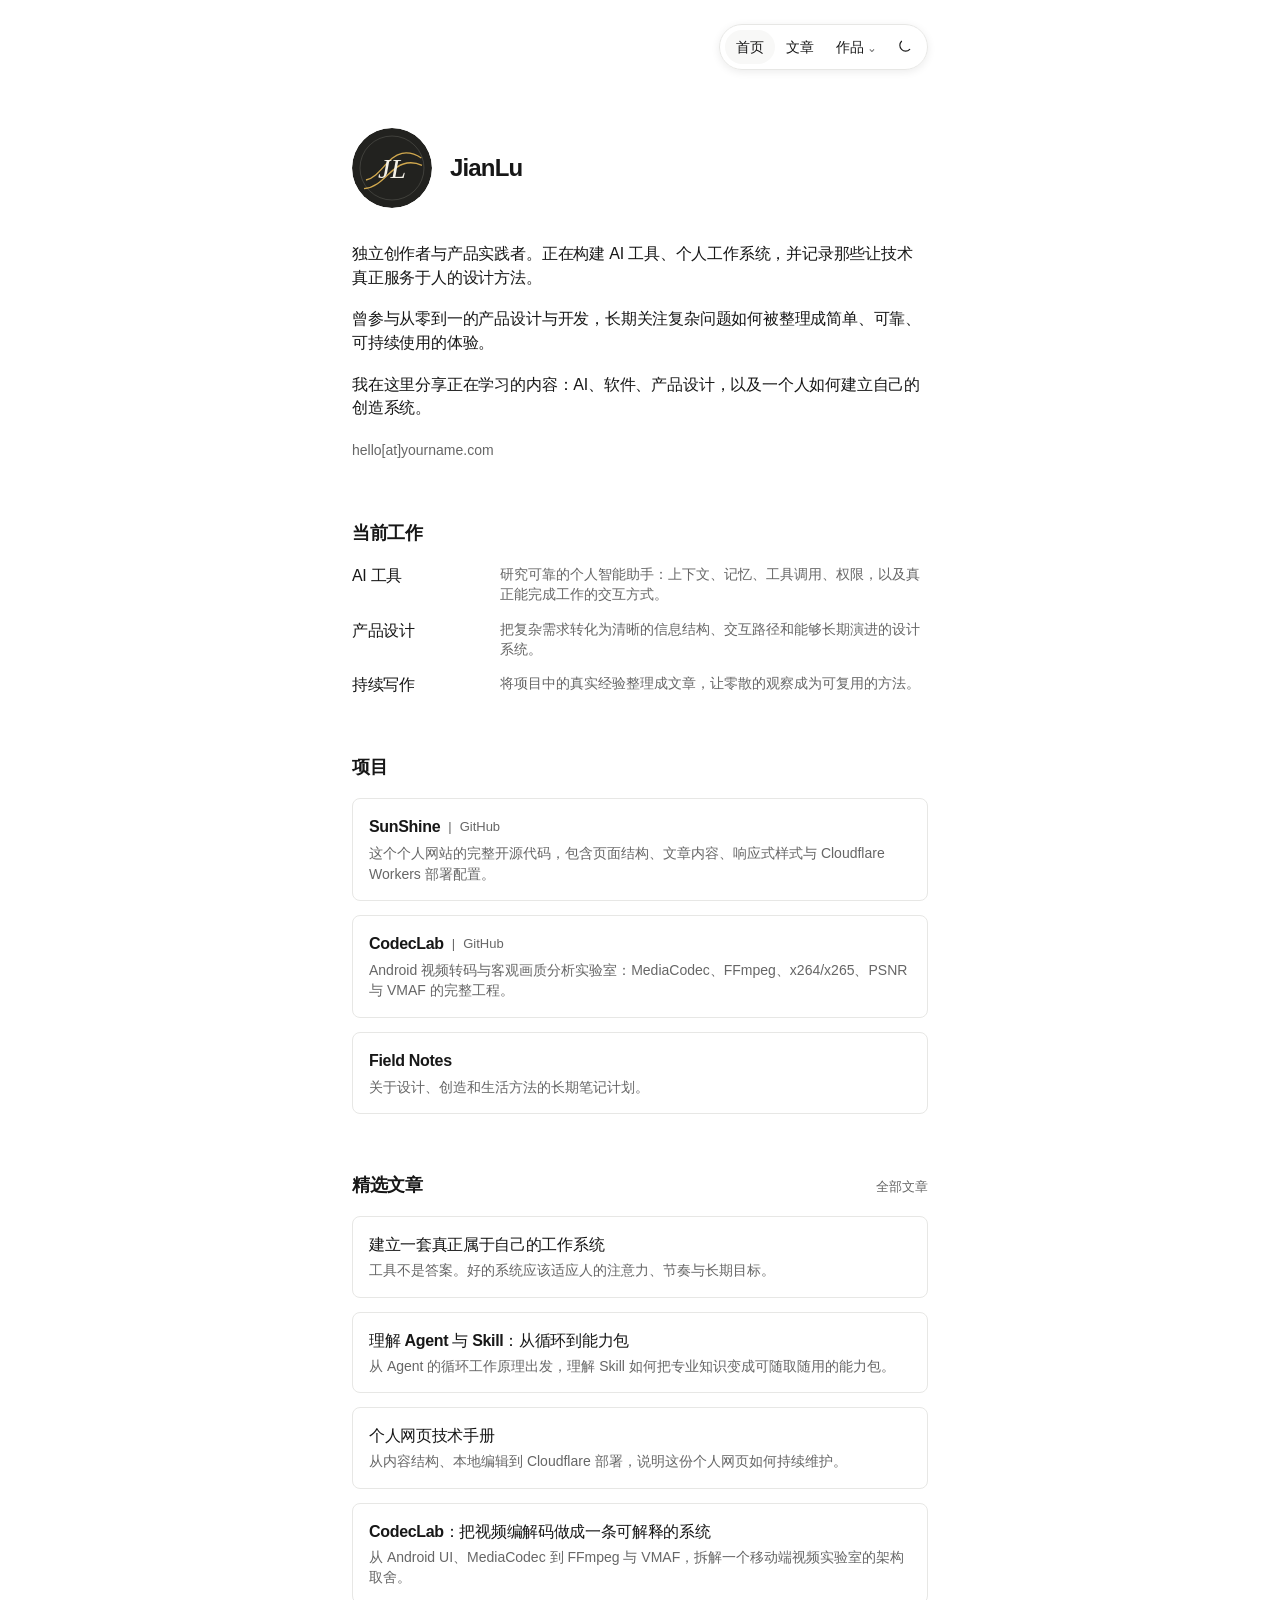
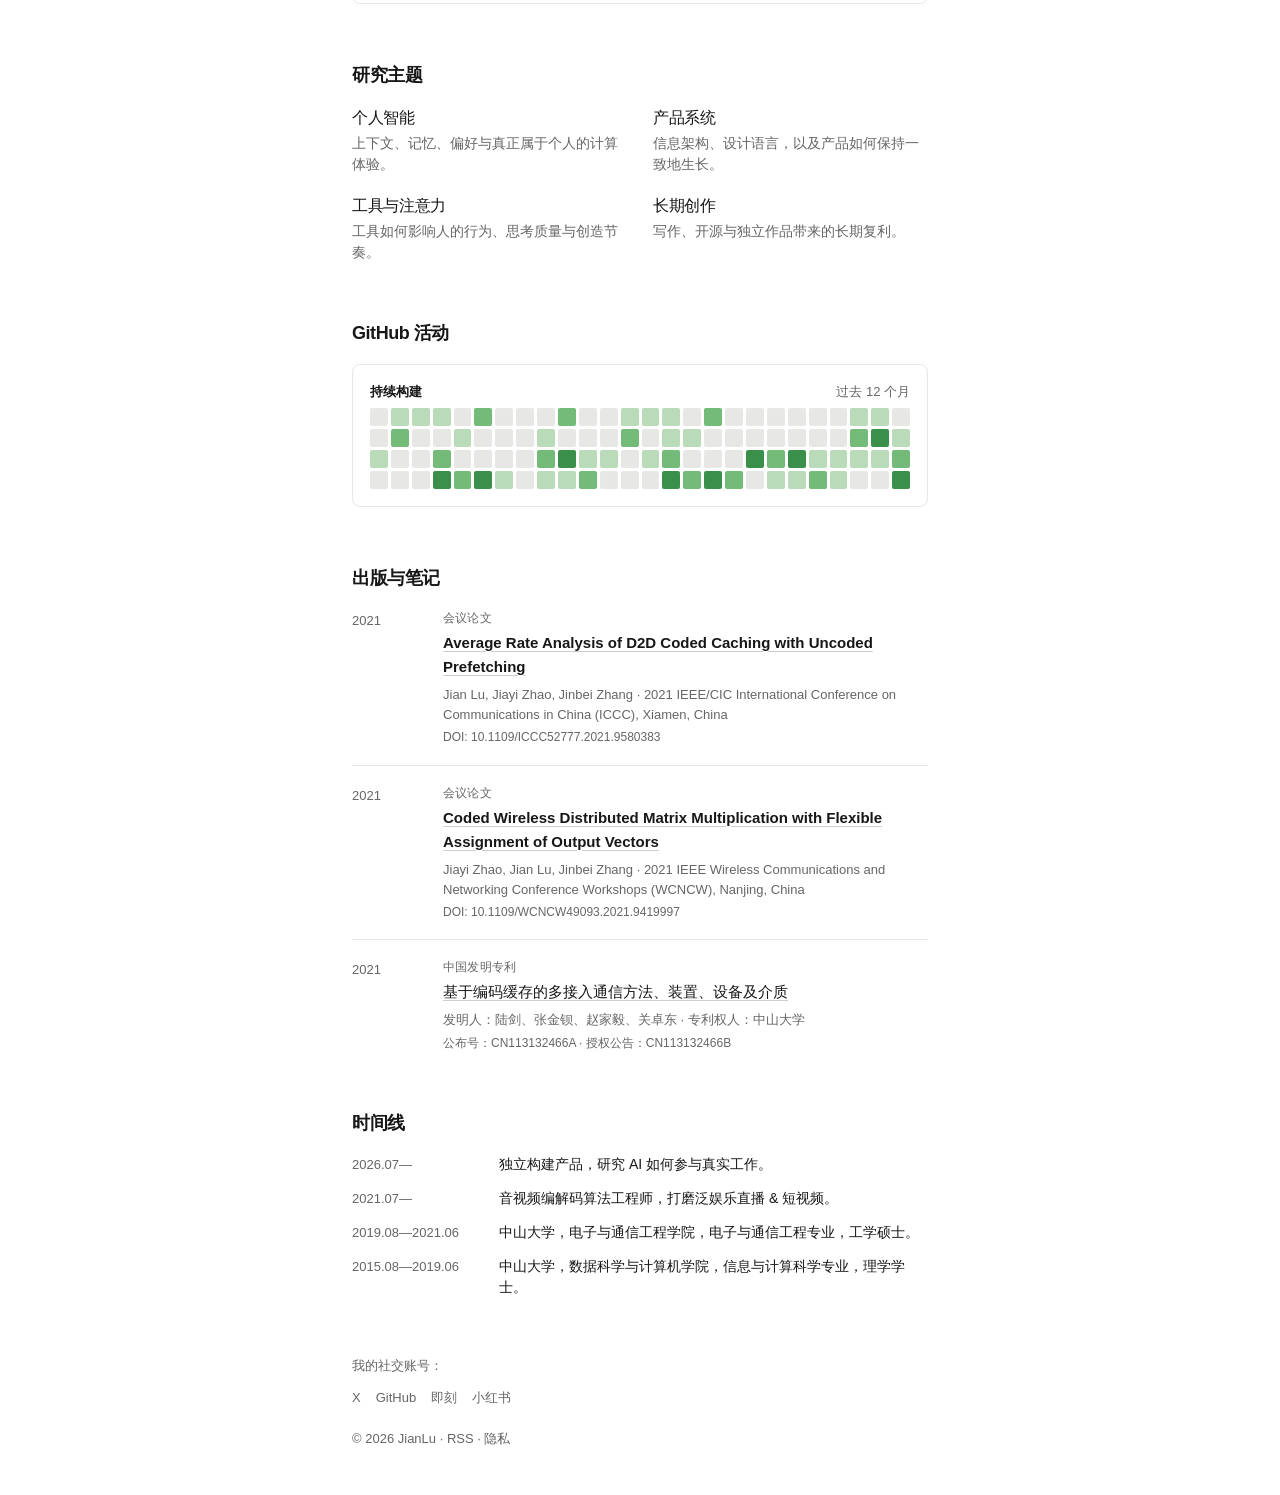
<file: public/index.html>
<!doctype html>
<html lang="zh-CN">
  <head>
    <meta charset="UTF-8" />
    <meta name="viewport" content="width=device-width, initial-scale=1" />
    <meta name="description" content="JianLu 的个人主页，记录产品、AI、设计与独立创作。" />
    <meta name="author" content="JianLu" />
    <meta property="og:title" content="JianLu" />
    <meta property="og:description" content="产品、AI、设计与独立创作。" />
    <meta property="og:type" content="website" />
    <title>JianLu</title>
    <link rel="icon" href="avatar.svg" type="image/svg+xml" />
    <link rel="stylesheet" href="styles.css?v=20260805" />
    <script src="script.js" defer></script>
  </head>
  <body>
    <nav class="floating-nav" aria-label="主导航">
      <a href="index.html" aria-current="page">首页</a>
      <a href="blog/index.html">文章</a>
      <div class="nav-dropdown">
        <button type="button" aria-expanded="false">作品 <span aria-hidden="true">⌄</span></button>
        <div class="dropdown-menu">
          <a href="#projects">项目 <small>03</small></a>
          <a href="#books">出版与笔记 <small>04</small></a>
          <a href="#timeline">经历 <small>04</small></a>
        </div>
      </div>
      <button class="theme-toggle" type="button" aria-label="切换到深色模式"></button>
    </nav>

    <main>
      <section class="intro">
        <div class="identity">
          <img class="avatar" src="avatar.svg" alt="JianLu" />
          <h1>JianLu</h1>
        </div>

        <p>独立创作者与产品实践者。正在构建 AI 工具、个人工作系统，并记录那些让技术真正服务于人的设计方法。</p>
        <p>曾参与从零到一的产品设计与开发，长期关注复杂问题如何被整理成简单、可靠、可持续使用的体验。</p>
        <p>我在这里分享正在学习的内容：AI、软件、产品设计，以及一个人如何建立自己的创造系统。</p>
        <button class="email" type="button" data-email="hello@yourname.com">hello[at]yourname.com</button>
      </section>

      <section class="section" aria-labelledby="current-work">
        <h2 id="current-work">当前工作</h2>
        <div class="work-list">
          <article class="work-row">
            <h3>AI 工具</h3>
            <p>研究可靠的个人智能助手：上下文、记忆、工具调用、权限，以及真正能完成工作的交互方式。</p>
          </article>
          <article class="work-row">
            <h3>产品设计</h3>
            <p>把复杂需求转化为清晰的信息结构、交互路径和能够长期演进的设计系统。</p>
          </article>
          <article class="work-row">
            <h3>持续写作</h3>
            <p>将项目中的真实经验整理成文章，让零散的观察成为可复用的方法。</p>
          </article>
        </div>
      </section>

      <section class="section" id="projects" aria-labelledby="projects-title">
        <h2 id="projects-title">项目</h2>
        <div class="card-list">
          <article class="project-card">
            <div class="project-links">
              <h3><a href="https://github.com/JianLoo/SunShine" target="_blank" rel="noopener noreferrer">SunShine</a></h3><span>|</span><a class="secondary" href="https://github.com/JianLoo/SunShine" target="_blank" rel="noopener noreferrer">GitHub</a>
            </div>
            <p>这个个人网站的完整开源代码，包含页面结构、文章内容、响应式样式与 Cloudflare Workers 部署配置。</p>
          </article>
          <article class="project-card">
            <div class="project-links">
              <h3><a href="https://github.com/JianLoo/CodecLab" target="_blank" rel="noopener noreferrer">CodecLab</a></h3><span>|</span><a class="secondary" href="https://github.com/JianLoo/CodecLab" target="_blank" rel="noopener noreferrer">GitHub</a>
            </div>
            <p>Android 视频转码与客观画质分析实验室：MediaCodec、FFmpeg、x264/x265、PSNR 与 VMAF 的完整工程。</p>
          </article>
          <article class="project-card">
            <div class="project-links"><h3><a href="#">Field Notes</a></h3></div>
            <p>关于设计、创造和生活方法的长期笔记计划。</p>
          </article>
        </div>
      </section>

      <section class="section" aria-labelledby="essays-title">
        <div class="section-title-row">
          <h2 id="essays-title">精选文章</h2>
          <a href="blog/index.html">全部文章</a>
        </div>
        <div class="card-list">
          <a class="essay-card" href="blog/personal-systems.html">
            <h3>建立一套真正属于自己的工作系统</h3>
            <p>工具不是答案。好的系统应该适应人的注意力、节奏与长期目标。</p>
          </a>
          <a class="essay-card" href="blog/agent-skills.html">
            <h3>理解 Agent 与 Skill：从循环到能力包</h3>
            <p>从 Agent 的循环工作原理出发，理解 Skill 如何把专业知识变成可随取随用的能力包。</p>
          </a>
          <a class="essay-card" href="blog/jianlu-site-manual.html">
            <h3>个人网页技术手册</h3>
            <p>从内容结构、本地编辑到 Cloudflare 部署，说明这份个人网页如何持续维护。</p>
          </a>
          <a class="essay-card" href="blog/codeclab-architecture.html">
            <h3>CodecLab：把视频编解码做成一条可解释的系统</h3>
            <p>从 Android UI、MediaCodec 到 FFmpeg 与 VMAF，拆解一个移动端视频实验室的架构取舍。</p>
          </a>
        </div>
      </section>

      <section class="section" aria-labelledby="themes-title">
        <h2 id="themes-title">研究主题</h2>
        <div class="themes-grid">
          <article class="theme-card"><h3>个人智能</h3><p>上下文、记忆、偏好与真正属于个人的计算体验。</p></article>
          <article class="theme-card"><h3>产品系统</h3><p>信息架构、设计语言，以及产品如何保持一致地生长。</p></article>
          <article class="theme-card"><h3>工具与注意力</h3><p>工具如何影响人的行为、思考质量与创造节奏。</p></article>
          <article class="theme-card"><h3>长期创作</h3><p>写作、开源与独立作品带来的长期复利。</p></article>
        </div>
      </section>

      <section class="section" aria-labelledby="activity-title">
        <h2 id="activity-title">GitHub 活动</h2>
        <div class="activity">
          <div class="activity-head"><strong>持续构建</strong><span>过去 12 个月</span></div>
          <div class="activity-grid" aria-hidden="true"></div>
        </div>
      </section>

      <section class="section" id="books" aria-labelledby="books-title">
        <h2 id="books-title">出版与笔记</h2>
        <div class="books-list">
          <article class="publication-row">
            <time>2021</time>
            <div>
              <span class="publication-type">会议论文</span>
              <a class="publication-title" href="https://ieeexplore.ieee.org/abstract/document/9580383/" target="_blank" rel="noopener noreferrer">Average Rate Analysis of D2D Coded Caching with Uncoded Prefetching</a>
              <p class="publication-meta">Jian Lu, Jiayi Zhao, Jinbei Zhang · 2021 IEEE/CIC International Conference on Communications in China (ICCC), Xiamen, China</p>
              <p class="publication-id">DOI: 10.1109/ICCC52777.2021.9580383</p>
            </div>
          </article>
          <article class="publication-row">
            <time>2021</time>
            <div>
              <span class="publication-type">会议论文</span>
              <a class="publication-title" href="https://ieeexplore.ieee.org/abstract/document/9419997/" target="_blank" rel="noopener noreferrer">Coded Wireless Distributed Matrix Multiplication with Flexible Assignment of Output Vectors</a>
              <p class="publication-meta">Jiayi Zhao, Jian Lu, Jinbei Zhang · 2021 IEEE Wireless Communications and Networking Conference Workshops (WCNCW), Nanjing, China</p>
              <p class="publication-id">DOI: 10.1109/WCNCW49093.2021.9419997</p>
            </div>
          </article>
          <article class="publication-row">
            <time>2021</time>
            <div>
              <span class="publication-type">中国发明专利</span>
              <a class="publication-title" href="https://patents.google.com/patent/CN113132466A/en" target="_blank" rel="noopener noreferrer">基于编码缓存的多接入通信方法、装置、设备及介质</a>
              <p class="publication-meta">发明人：陆剑、张金钡、赵家毅、关卓东 · 专利权人：中山大学</p>
              <p class="publication-id">公布号：CN113132466A · 授权公告：CN113132466B</p>
            </div>
          </article>
        </div>
      </section>

      <section class="section" id="timeline" aria-labelledby="timeline-title">
        <h2 id="timeline-title">时间线</h2>
        <div class="timeline">
          <div class="timeline-row"><time>2026.07—</time><div>独立构建产品，研究 AI 如何参与真实工作。</div></div>
          <div class="timeline-row"><time>2021.07—</time><div>音视频编解码算法工程师，打磨泛娱乐直播 &amp; 短视频。</div></div>
          <div class="timeline-row"><time>2019.08—2021.06</time><div>中山大学，电子与通信工程学院，电子与通信工程专业，工学硕士。</div></div>
          <div class="timeline-row"><time>2015.08—2019.06</time><div>中山大学，数据科学与计算机学院，信息与计算科学专业，理学学士。</div></div>
        </div>
      </section>
    </main>

    <footer class="footer">
      <p>我的社交账号：</p>
      <div class="footer-links">
        <a href="#">X</a><a href="#">GitHub</a><a href="#">即刻</a><a href="#">小红书</a>
      </div>
      <p style="margin-top:22px">© <span data-year>2026</span> JianLu · <a href="#">RSS</a> · <a href="#">隐私</a></p>
    </footer>
  </body>
</html>
</file>
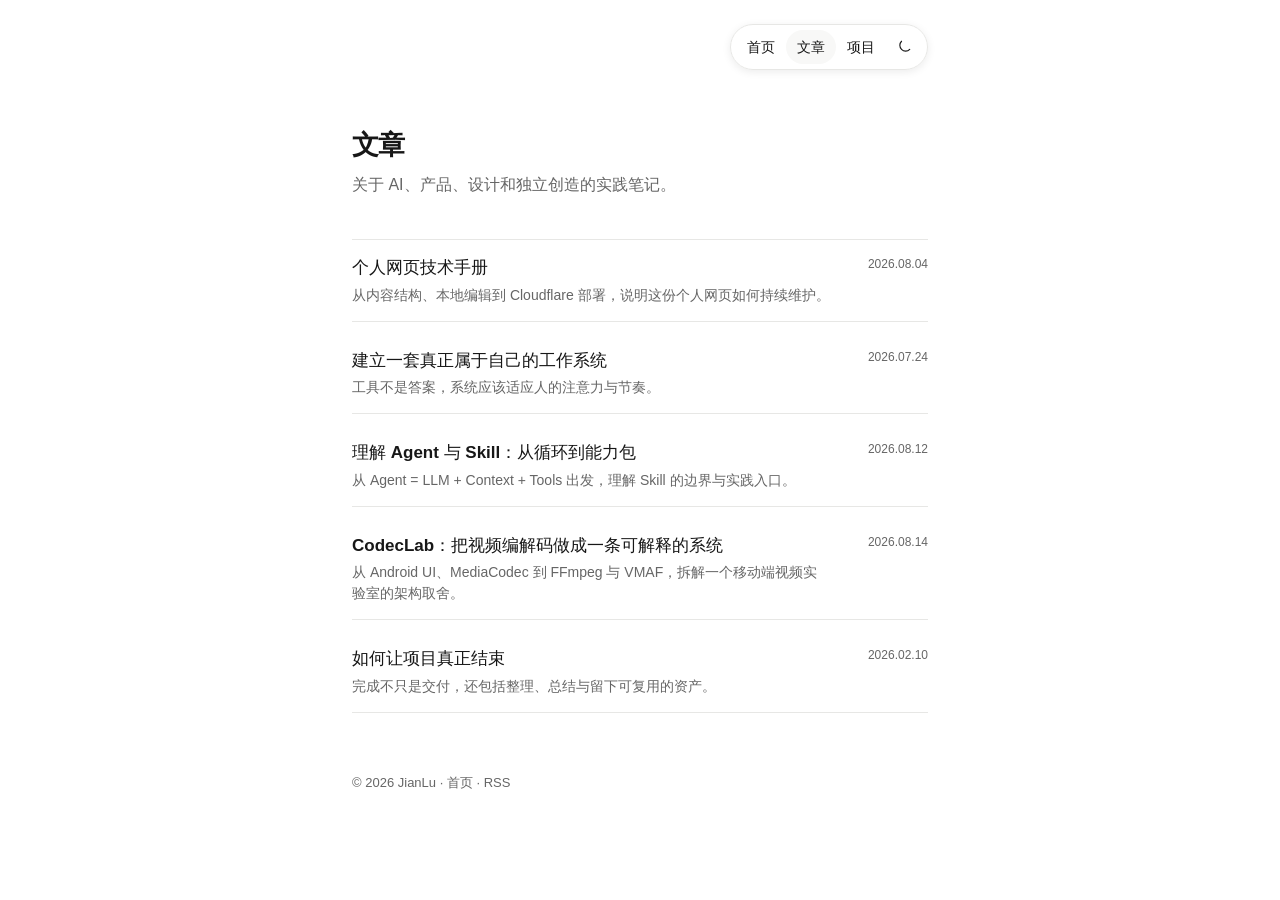
<file: public/blog/index.html>
<!doctype html>
<html lang="zh-CN">
  <head>
    <meta charset="UTF-8" />
    <meta name="viewport" content="width=device-width, initial-scale=1" />
    <meta name="description" content="JianLu 的文章与研究笔记。" />
    <title>文章 — JianLu</title>
    <link rel="icon" href="../avatar.svg" type="image/svg+xml" />
    <link rel="stylesheet" href="../styles.css?v=20260805" />
    <script src="../script.js" defer></script>
  </head>
  <body>
    <nav class="floating-nav" aria-label="主导航">
      <a href="../index.html">首页</a>
      <a href="index.html" aria-current="page">文章</a>
      <a href="../index.html#projects">项目</a>
      <button class="theme-toggle" type="button" aria-label="切换到深色模式"></button>
    </nav>
    <main>
      <header class="blog-header">
        <h1>文章</h1>
        <p>关于 AI、产品、设计和独立创造的实践笔记。</p>
      </header>
      <div class="post-list">
        <a class="post-row" href="jianlu-site-manual.html"><div><h2>个人网页技术手册</h2><p>从内容结构、本地编辑到 Cloudflare 部署，说明这份个人网页如何持续维护。</p></div><time>2026.08.04</time></a>
        <a class="post-row" href="personal-systems.html"><div><h2>建立一套真正属于自己的工作系统</h2><p>工具不是答案，系统应该适应人的注意力与节奏。</p></div><time>2026.07.24</time></a>
        <a class="post-row" href="agent-skills.html"><div><h2>理解 Agent 与 Skill：从循环到能力包</h2><p>从 Agent = LLM + Context + Tools 出发，理解 Skill 的边界与实践入口。</p></div><time>2026.08.12</time></a>
        <a class="post-row" href="codeclab-architecture.html"><div><h2>CodecLab：把视频编解码做成一条可解释的系统</h2><p>从 Android UI、MediaCodec 到 FFmpeg 与 VMAF，拆解一个移动端视频实验室的架构取舍。</p></div><time>2026.08.14</time></a>
        <a class="post-row" href="#"><div><h2>如何让项目真正结束</h2><p>完成不只是交付，还包括整理、总结与留下可复用的资产。</p></div><time>2026.02.10</time></a>
      </div>
    </main>
    <footer class="footer"><p>© <span data-year>2026</span> JianLu · <a href="../index.html">首页</a> · <a href="#">RSS</a></p></footer>
  </body>
</html>
</file>
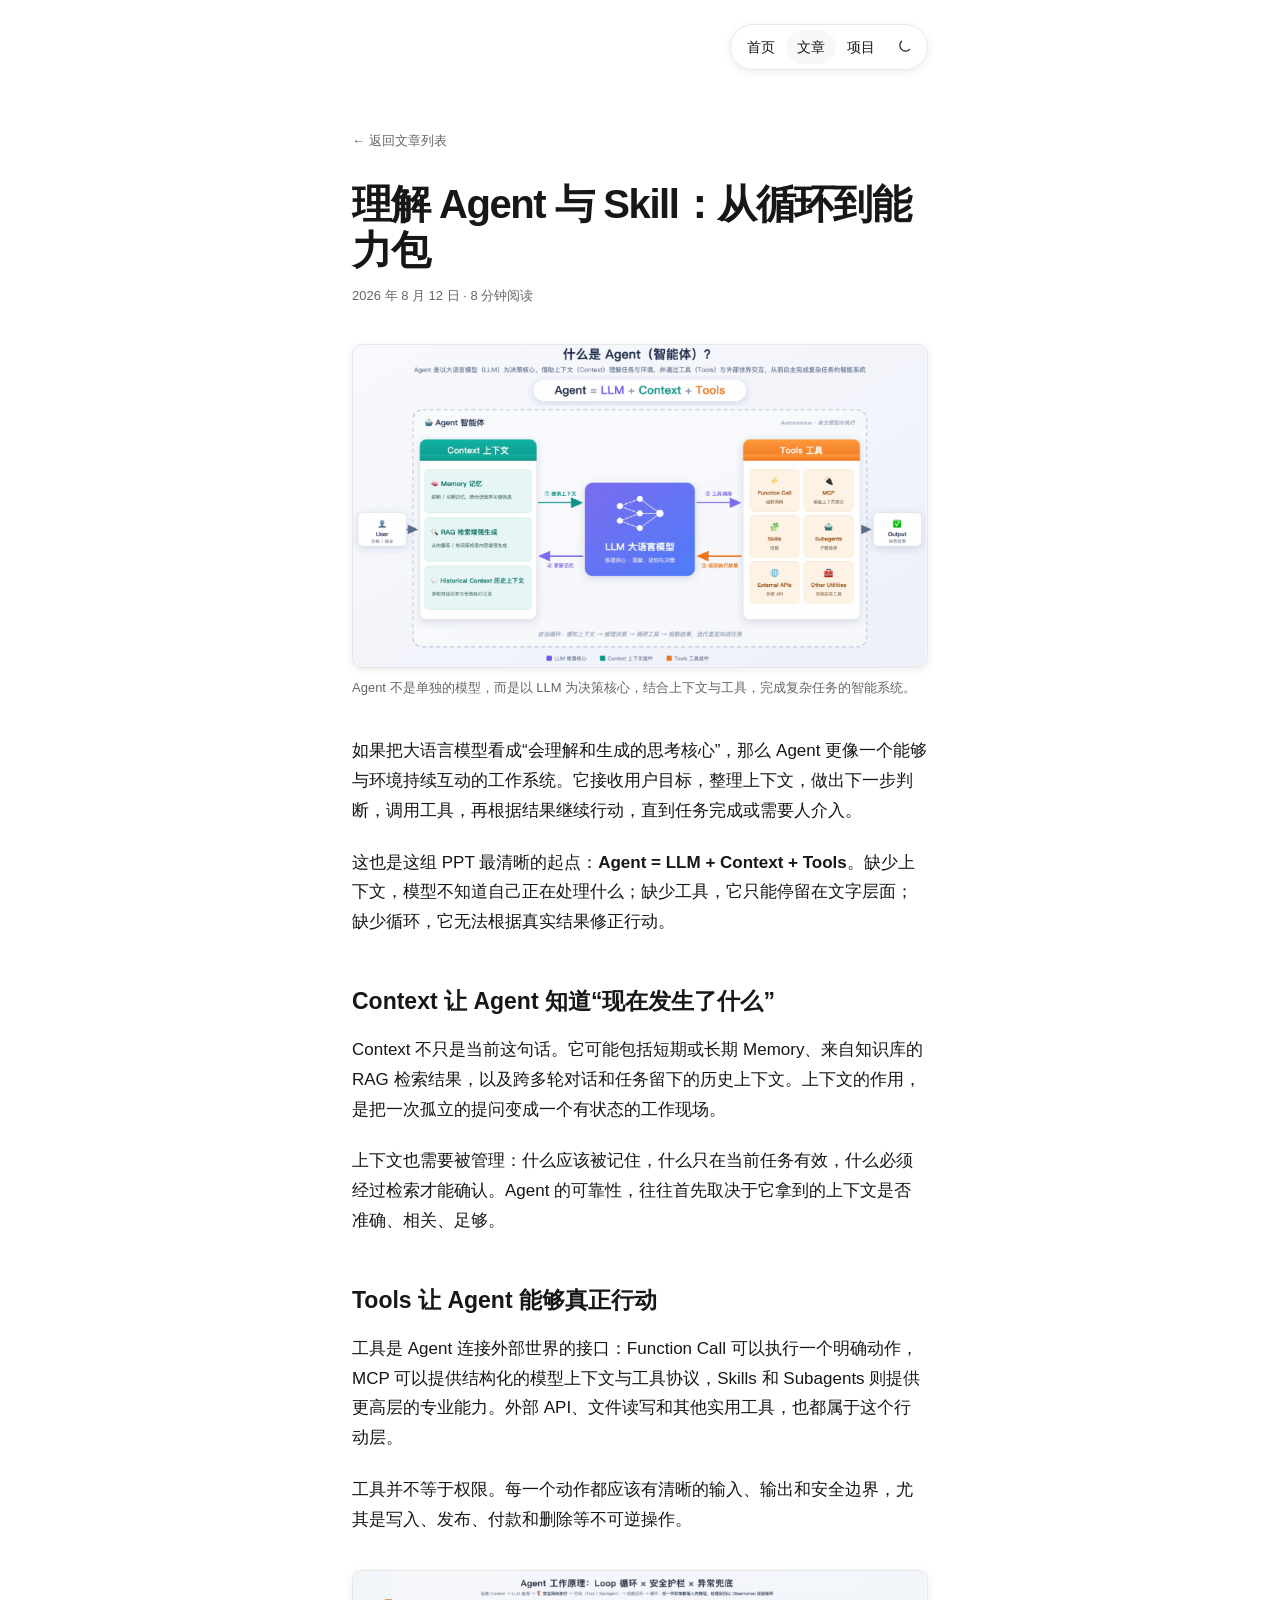
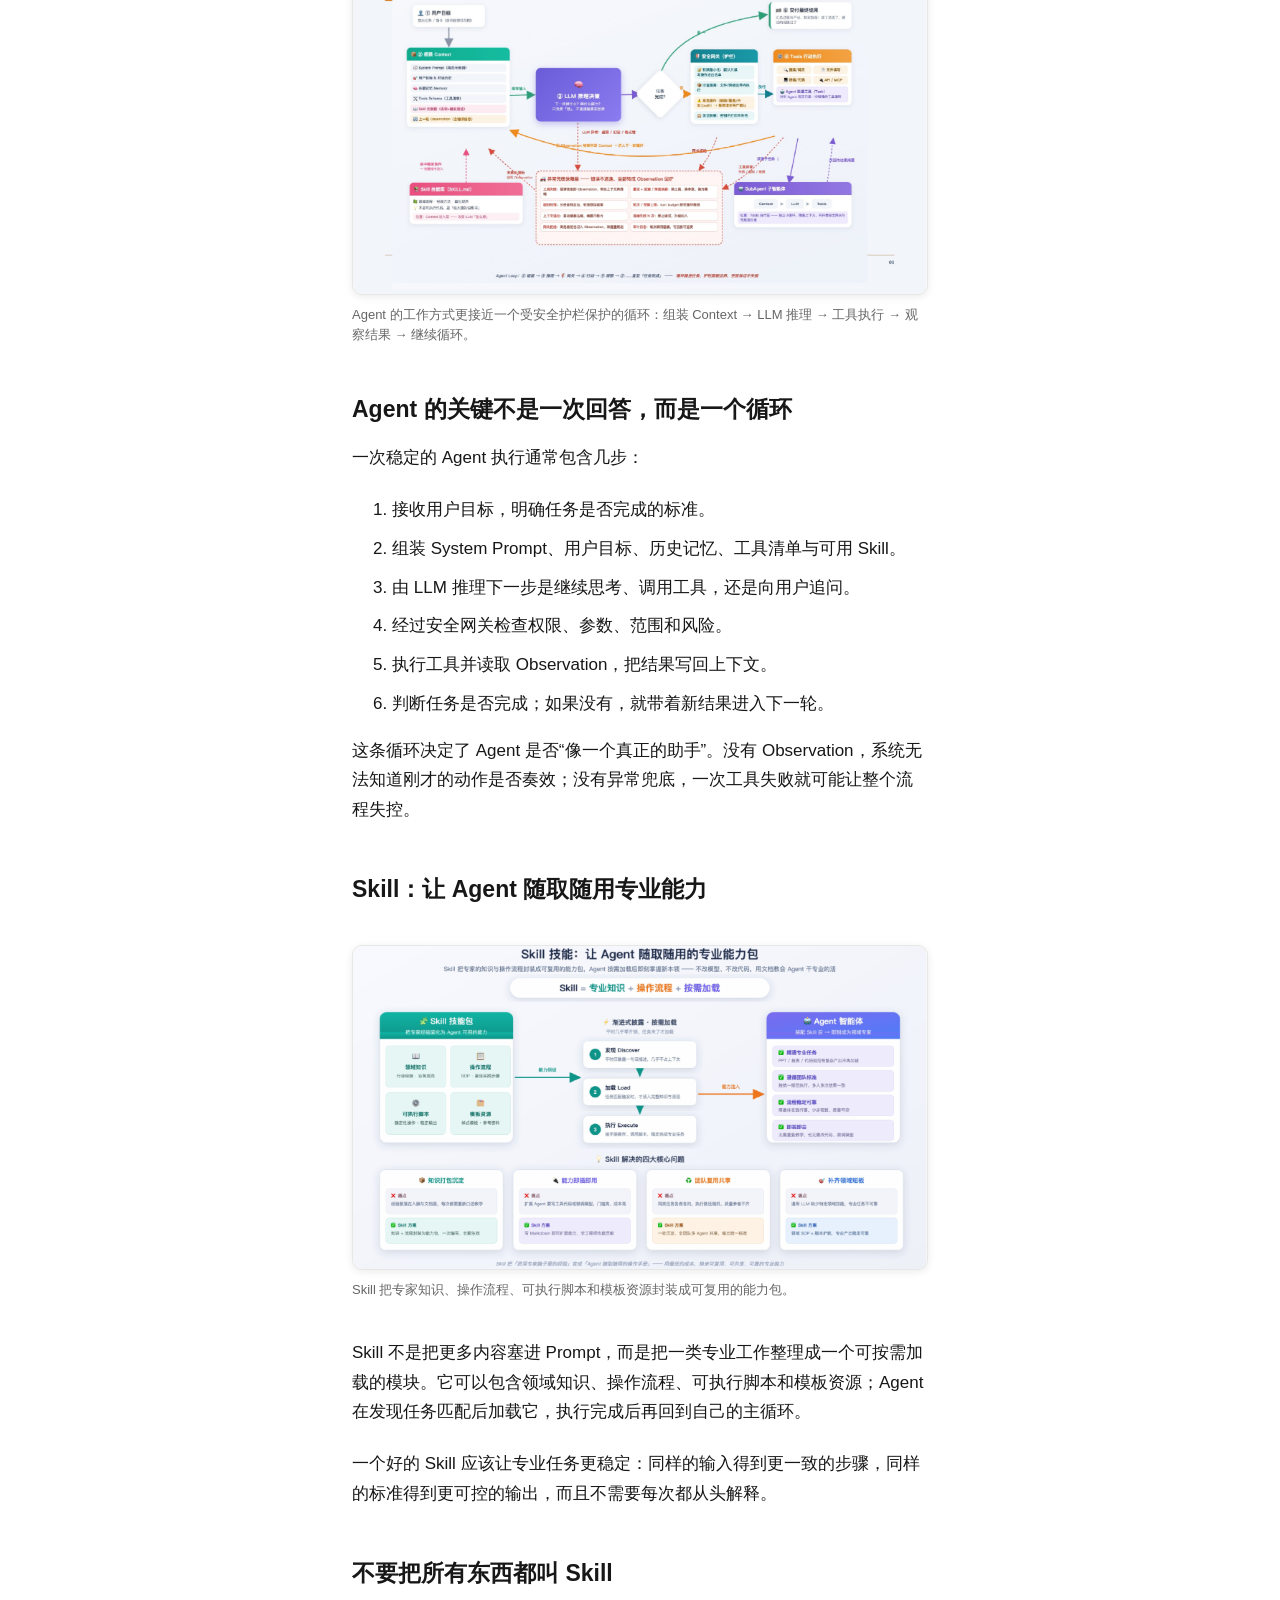
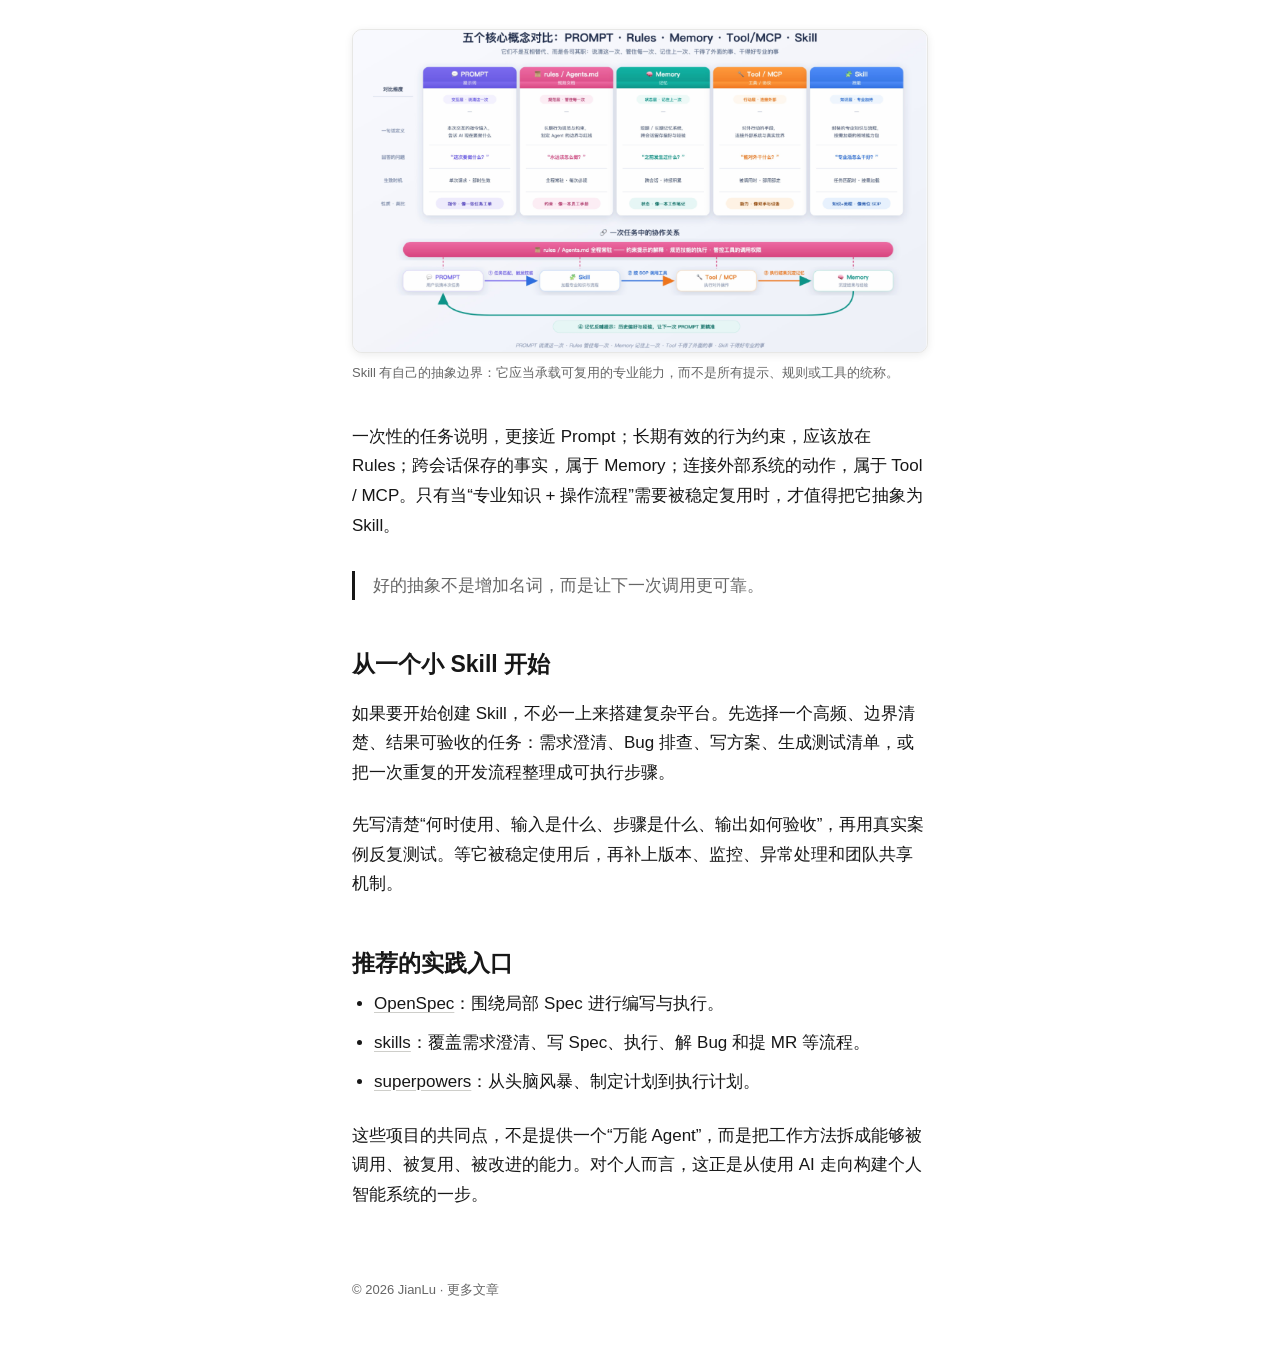
<file: public/blog/agent-skills.html>
<!doctype html>
<html lang="zh-CN">
  <head>
    <meta charset="UTF-8" />
    <meta name="viewport" content="width=device-width, initial-scale=1" />
    <meta name="description" content="根据工作坊材料整理：从 Agent 的循环工作原理，到 Skill 的边界与实践入口。" />
    <title>理解 Agent 与 Skill：从循环到能力包 — JianLu</title>
    <link rel="icon" href="../avatar.svg" type="image/svg+xml" />
    <link rel="stylesheet" href="../styles.css?v=20260812b" />
    <script src="../script.js" defer></script>
  </head>
  <body>
    <nav class="floating-nav" aria-label="主导航">
      <a href="../index.html">首页</a><a href="index.html" aria-current="page">文章</a><a href="../index.html#projects">项目</a><button class="theme-toggle" type="button" aria-label="切换到深色模式"></button>
    </nav>
    <main>
      <header class="article-header">
        <a class="back" href="index.html">← 返回文章列表</a>
        <h1>理解 Agent 与 Skill：从循环到能力包</h1>
        <p class="article-meta">2026 年 8 月 12 日 · 8 分钟阅读</p>
      </header>

      <article class="prose">
        <figure class="article-figure article-figure-hero">
          <img src="agent-agent.png" alt="Agent 等于 LLM 加 Context 加 Tools" />
          <figcaption>Agent 不是单独的模型，而是以 LLM 为决策核心，结合上下文与工具，完成复杂任务的智能系统。</figcaption>
        </figure>

        <p>如果把大语言模型看成“会理解和生成的思考核心”，那么 Agent 更像一个能够与环境持续互动的工作系统。它接收用户目标，整理上下文，做出下一步判断，调用工具，再根据结果继续行动，直到任务完成或需要人介入。</p>
        <p>这也是这组 PPT 最清晰的起点：<strong>Agent = LLM + Context + Tools</strong>。缺少上下文，模型不知道自己正在处理什么；缺少工具，它只能停留在文字层面；缺少循环，它无法根据真实结果修正行动。</p>

        <h2>Context 让 Agent 知道“现在发生了什么”</h2>
        <p>Context 不只是当前这句话。它可能包括短期或长期 Memory、来自知识库的 RAG 检索结果，以及跨多轮对话和任务留下的历史上下文。上下文的作用，是把一次孤立的提问变成一个有状态的工作现场。</p>
        <p>上下文也需要被管理：什么应该被记住，什么只在当前任务有效，什么必须经过检索才能确认。Agent 的可靠性，往往首先取决于它拿到的上下文是否准确、相关、足够。</p>

        <h2>Tools 让 Agent 能够真正行动</h2>
        <p>工具是 Agent 连接外部世界的接口：Function Call 可以执行一个明确动作，MCP 可以提供结构化的模型上下文与工具协议，Skills 和 Subagents 则提供更高层的专业能力。外部 API、文件读写和其他实用工具，也都属于这个行动层。</p>
        <p>工具并不等于权限。每一个动作都应该有清晰的输入、输出和安全边界，尤其是写入、发布、付款和删除等不可逆操作。</p>

        <figure class="article-figure">
          <img src="agent-loop.png" alt="Agent 工作循环：组装上下文、LLM 推理、安全护栏、工具执行和结果观察" loading="lazy" />
          <figcaption>Agent 的工作方式更接近一个受安全护栏保护的循环：组装 Context → LLM 推理 → 工具执行 → 观察结果 → 继续循环。</figcaption>
        </figure>

        <h2>Agent 的关键不是一次回答，而是一个循环</h2>
        <p>一次稳定的 Agent 执行通常包含几步：</p>
        <ol>
          <li>接收用户目标，明确任务是否完成的标准。</li>
          <li>组装 System Prompt、用户目标、历史记忆、工具清单与可用 Skill。</li>
          <li>由 LLM 推理下一步是继续思考、调用工具，还是向用户追问。</li>
          <li>经过安全网关检查权限、参数、范围和风险。</li>
          <li>执行工具并读取 Observation，把结果写回上下文。</li>
          <li>判断任务是否完成；如果没有，就带着新结果进入下一轮。</li>
        </ol>
        <p>这条循环决定了 Agent 是否“像一个真正的助手”。没有 Observation，系统无法知道刚才的动作是否奏效；没有异常兜底，一次工具失败就可能让整个流程失控。</p>

        <h2>Skill：让 Agent 随取随用专业能力</h2>
        <figure class="article-figure">
          <img src="agent-skill.png" alt="Skill 是专业知识、操作流程和按需加载组成的能力包" loading="lazy" />
          <figcaption>Skill 把专家知识、操作流程、可执行脚本和模板资源封装成可复用的能力包。</figcaption>
        </figure>
        <p>Skill 不是把更多内容塞进 Prompt，而是把一类专业工作整理成一个可按需加载的模块。它可以包含领域知识、操作流程、可执行脚本和模板资源；Agent 在发现任务匹配后加载它，执行完成后再回到自己的主循环。</p>
        <p>一个好的 Skill 应该让专业任务更稳定：同样的输入得到更一致的步骤，同样的标准得到更可控的输出，而且不需要每次都从头解释。</p>

        <h2>不要把所有东西都叫 Skill</h2>
        <figure class="article-figure">
          <img src="agent-boundary.png" alt="不要把所有内容都叫 Skill" loading="lazy" />
          <figcaption>Skill 有自己的抽象边界：它应当承载可复用的专业能力，而不是所有提示、规则或工具的统称。</figcaption>
        </figure>
        <p>一次性的任务说明，更接近 Prompt；长期有效的行为约束，应该放在 Rules；跨会话保存的事实，属于 Memory；连接外部系统的动作，属于 Tool / MCP。只有当“专业知识 + 操作流程”需要被稳定复用时，才值得把它抽象为 Skill。</p>
        <blockquote>好的抽象不是增加名词，而是让下一次调用更可靠。</blockquote>

        <h2>从一个小 Skill 开始</h2>
        <p>如果要开始创建 Skill，不必一上来搭建复杂平台。先选择一个高频、边界清楚、结果可验收的任务：需求澄清、Bug 排查、写方案、生成测试清单，或把一次重复的开发流程整理成可执行步骤。</p>
        <p>先写清楚“何时使用、输入是什么、步骤是什么、输出如何验收”，再用真实案例反复测试。等它被稳定使用后，再补上版本、监控、异常处理和团队共享机制。</p>

        <h2>推荐的实践入口</h2>
        <ul>
          <li><a class="inline-link" href="https://github.com/Fission-AI/OpenSpec" target="_blank" rel="noopener noreferrer">OpenSpec</a>：围绕局部 Spec 进行编写与执行。</li>
          <li><a class="inline-link" href="https://github.com/mattpocock/skills" target="_blank" rel="noopener noreferrer">skills</a>：覆盖需求澄清、写 Spec、执行、解 Bug 和提 MR 等流程。</li>
          <li><a class="inline-link" href="https://github.com/obra/superpowers" target="_blank" rel="noopener noreferrer">superpowers</a>：从头脑风暴、制定计划到执行计划。</li>
        </ul>
        <p>这些项目的共同点，不是提供一个“万能 Agent”，而是把工作方法拆成能够被调用、被复用、被改进的能力。对个人而言，这正是从使用 AI 走向构建个人智能系统的一步。</p>
      </article>
    </main>
    <footer class="footer" style="margin-top:70px"><p>© <span data-year>2026</span> JianLu · <a href="index.html">更多文章</a></p></footer>
  </body>
</html>
</file>
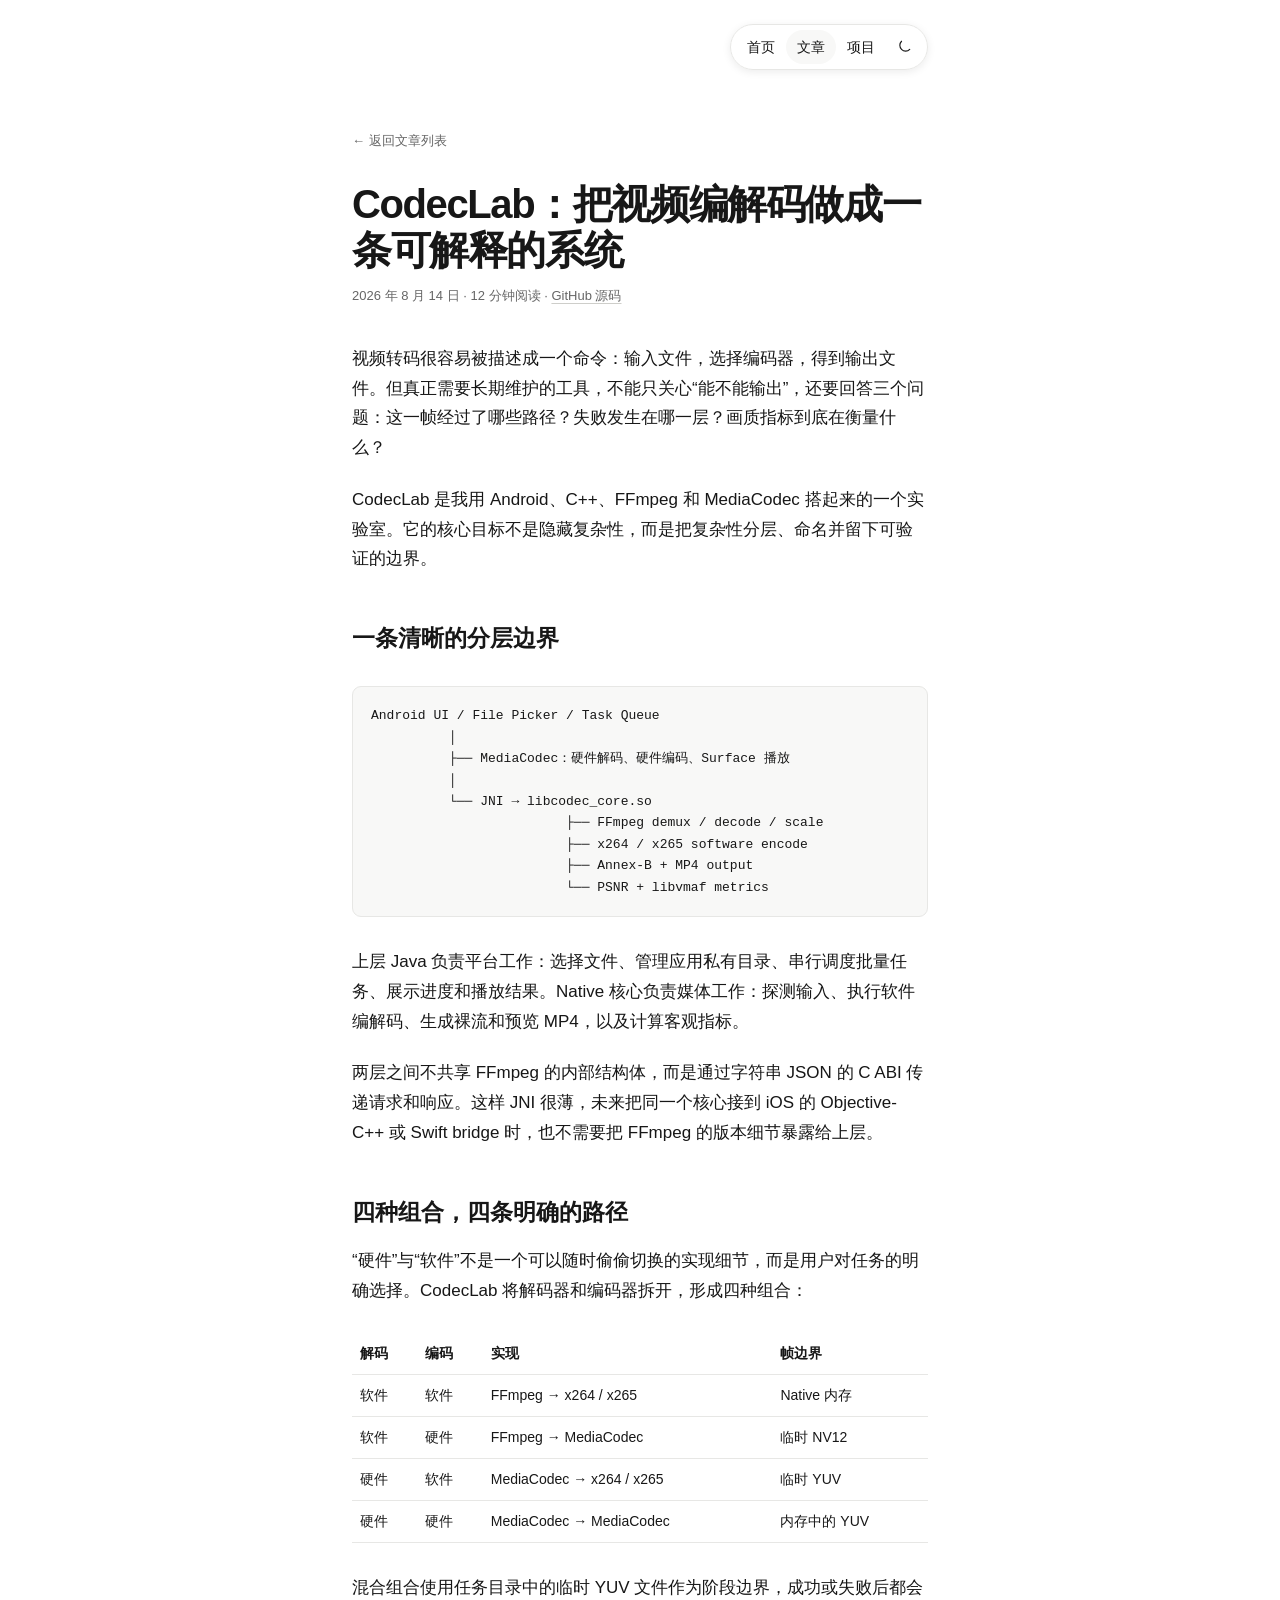
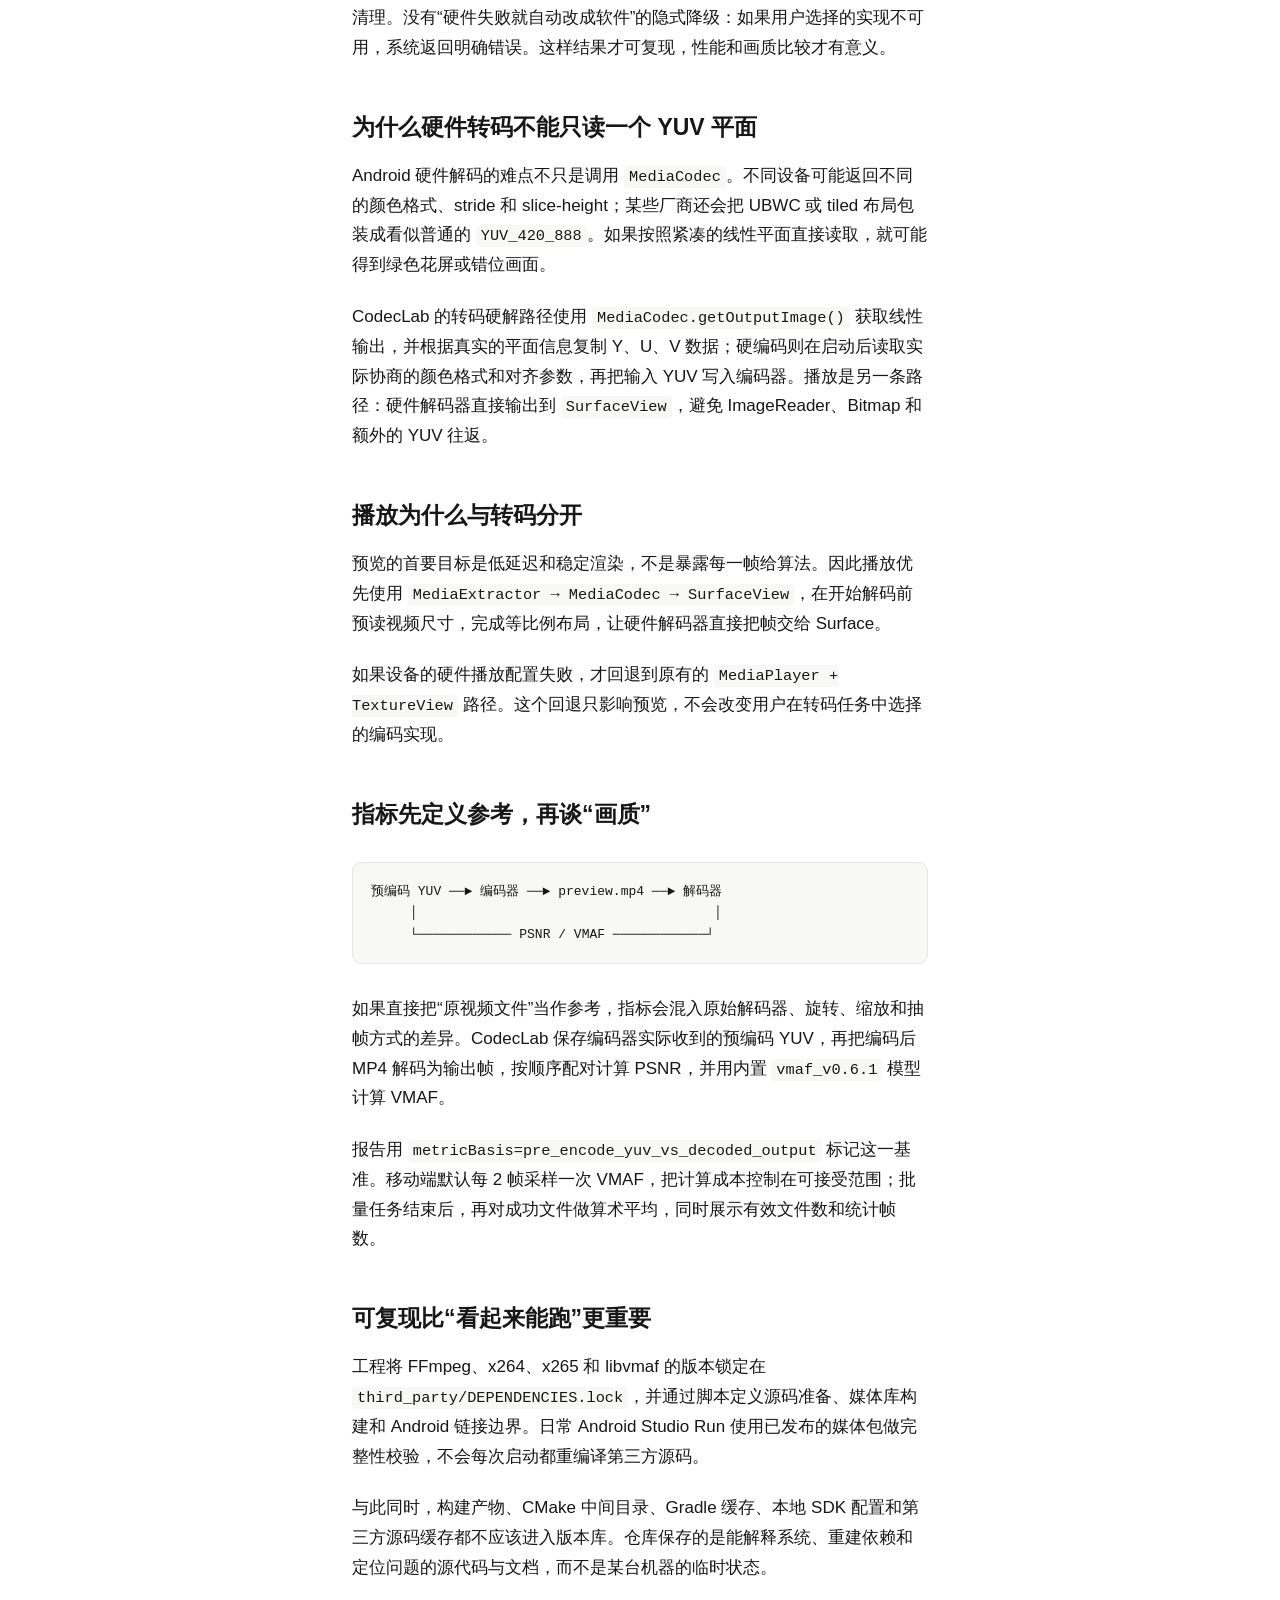
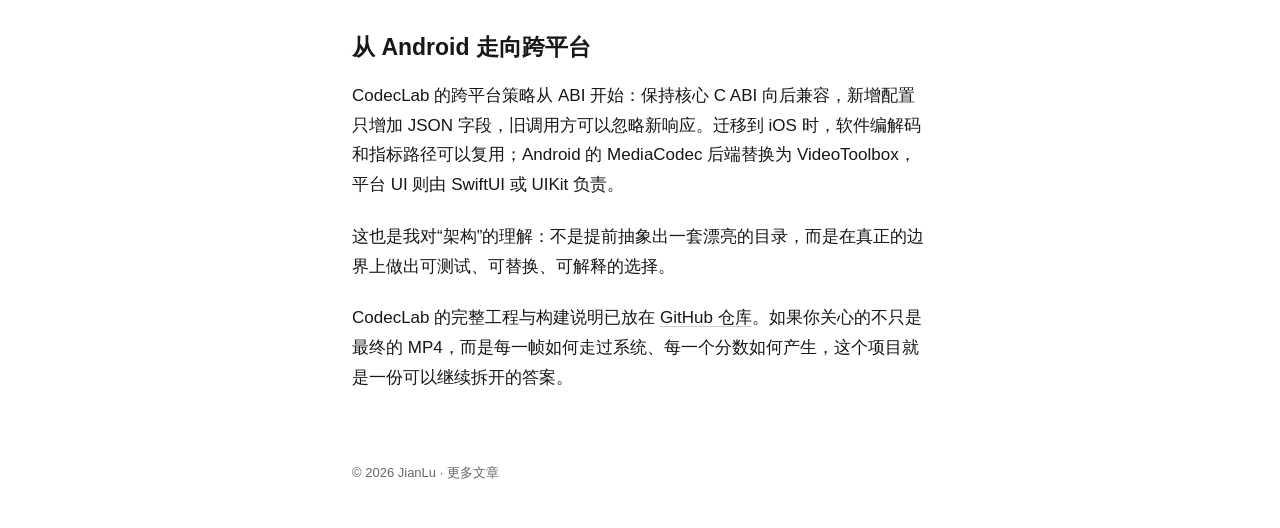
<file: public/blog/codeclab-architecture.html>
<!doctype html>
<html lang="zh-CN">
  <head>
    <meta charset="UTF-8" />
    <meta name="viewport" content="width=device-width, initial-scale=1" />
    <meta name="description" content="CodecLab 的 Android 视频转码与客观画质分析架构。" />
    <title>CodecLab：把视频编解码做成一条可解释的系统 — JianLu</title>
    <link rel="icon" href="../avatar.svg" type="image/svg+xml" />
    <link rel="stylesheet" href="../styles.css?v=20260814" />
    <script src="../script.js" defer></script>
  </head>
  <body>
    <nav class="floating-nav" aria-label="主导航">
      <a href="../index.html">首页</a><a href="index.html" aria-current="page">文章</a><a href="../index.html#projects">项目</a><button class="theme-toggle" type="button" aria-label="切换到深色模式"></button>
    </nav>
    <main>
      <header class="article-header">
        <a class="back" href="index.html">← 返回文章列表</a>
        <h1>CodecLab：把视频编解码做成一条可解释的系统</h1>
        <p class="article-meta">2026 年 8 月 14 日 · 12 分钟阅读 · <a class="inline-link" href="https://github.com/JianLoo/CodecLab" target="_blank" rel="noopener noreferrer">GitHub 源码</a></p>
      </header>

      <article class="prose">
        <p>视频转码很容易被描述成一个命令：输入文件，选择编码器，得到输出文件。但真正需要长期维护的工具，不能只关心“能不能输出”，还要回答三个问题：这一帧经过了哪些路径？失败发生在哪一层？画质指标到底在衡量什么？</p>
        <p>CodecLab 是我用 Android、C++、FFmpeg 和 MediaCodec 搭起来的一个实验室。它的核心目标不是隐藏复杂性，而是把复杂性分层、命名并留下可验证的边界。</p>

        <h2>一条清晰的分层边界</h2>
        <pre><code>Android UI / File Picker / Task Queue
          │
          ├── MediaCodec：硬件解码、硬件编码、Surface 播放
          │
          └── JNI → libcodec_core.so
                         ├── FFmpeg demux / decode / scale
                         ├── x264 / x265 software encode
                         ├── Annex-B + MP4 output
                         └── PSNR + libvmaf metrics</code></pre>
        <p>上层 Java 负责平台工作：选择文件、管理应用私有目录、串行调度批量任务、展示进度和播放结果。Native 核心负责媒体工作：探测输入、执行软件编解码、生成裸流和预览 MP4，以及计算客观指标。</p>
        <p>两层之间不共享 FFmpeg 的内部结构体，而是通过字符串 JSON 的 C ABI 传递请求和响应。这样 JNI 很薄，未来把同一个核心接到 iOS 的 Objective-C++ 或 Swift bridge 时，也不需要把 FFmpeg 的版本细节暴露给上层。</p>

        <h2>四种组合，四条明确的路径</h2>
        <p>“硬件”与“软件”不是一个可以随时偷偷切换的实现细节，而是用户对任务的明确选择。CodecLab 将解码器和编码器拆开，形成四种组合：</p>
        <table>
          <thead><tr><th>解码</th><th>编码</th><th>实现</th><th>帧边界</th></tr></thead>
          <tbody>
            <tr><td>软件</td><td>软件</td><td>FFmpeg → x264 / x265</td><td>Native 内存</td></tr>
            <tr><td>软件</td><td>硬件</td><td>FFmpeg → MediaCodec</td><td>临时 NV12</td></tr>
            <tr><td>硬件</td><td>软件</td><td>MediaCodec → x264 / x265</td><td>临时 YUV</td></tr>
            <tr><td>硬件</td><td>硬件</td><td>MediaCodec → MediaCodec</td><td>内存中的 YUV</td></tr>
          </tbody>
        </table>
        <p>混合组合使用任务目录中的临时 YUV 文件作为阶段边界，成功或失败后都会清理。没有“硬件失败就自动改成软件”的隐式降级：如果用户选择的实现不可用，系统返回明确错误。这样结果才可复现，性能和画质比较才有意义。</p>

        <h2>为什么硬件转码不能只读一个 YUV 平面</h2>
        <p>Android 硬件解码的难点不只是调用 <code>MediaCodec</code>。不同设备可能返回不同的颜色格式、stride 和 slice-height；某些厂商还会把 UBWC 或 tiled 布局包装成看似普通的 <code>YUV_420_888</code>。如果按照紧凑的线性平面直接读取，就可能得到绿色花屏或错位画面。</p>
        <p>CodecLab 的转码硬解路径使用 <code>MediaCodec.getOutputImage()</code> 获取线性输出，并根据真实的平面信息复制 Y、U、V 数据；硬编码则在启动后读取实际协商的颜色格式和对齐参数，再把输入 YUV 写入编码器。播放是另一条路径：硬件解码器直接输出到 <code>SurfaceView</code>，避免 ImageReader、Bitmap 和额外的 YUV 往返。</p>

        <h2>播放为什么与转码分开</h2>
        <p>预览的首要目标是低延迟和稳定渲染，不是暴露每一帧给算法。因此播放优先使用 <code>MediaExtractor → MediaCodec → SurfaceView</code>，在开始解码前预读视频尺寸，完成等比例布局，让硬件解码器直接把帧交给 Surface。</p>
        <p>如果设备的硬件播放配置失败，才回退到原有的 <code>MediaPlayer + TextureView</code> 路径。这个回退只影响预览，不会改变用户在转码任务中选择的编码实现。</p>

        <h2>指标先定义参考，再谈“画质”</h2>
        <pre><code>预编码 YUV ──► 编码器 ──► preview.mp4 ──► 解码器
     │                                      │
     └──────────── PSNR / VMAF ────────────┘</code></pre>
        <p>如果直接把“原视频文件”当作参考，指标会混入原始解码器、旋转、缩放和抽帧方式的差异。CodecLab 保存编码器实际收到的预编码 YUV，再把编码后 MP4 解码为输出帧，按顺序配对计算 PSNR，并用内置 <code>vmaf_v0.6.1</code> 模型计算 VMAF。</p>
        <p>报告用 <code>metricBasis=pre_encode_yuv_vs_decoded_output</code> 标记这一基准。移动端默认每 2 帧采样一次 VMAF，把计算成本控制在可接受范围；批量任务结束后，再对成功文件做算术平均，同时展示有效文件数和统计帧数。</p>

        <h2>可复现比“看起来能跑”更重要</h2>
        <p>工程将 FFmpeg、x264、x265 和 libvmaf 的版本锁定在 <code>third_party/DEPENDENCIES.lock</code>，并通过脚本定义源码准备、媒体库构建和 Android 链接边界。日常 Android Studio Run 使用已发布的媒体包做完整性校验，不会每次启动都重编译第三方源码。</p>
        <p>与此同时，构建产物、CMake 中间目录、Gradle 缓存、本地 SDK 配置和第三方源码缓存都不应该进入版本库。仓库保存的是能解释系统、重建依赖和定位问题的源代码与文档，而不是某台机器的临时状态。</p>

        <h2>从 Android 走向跨平台</h2>
        <p>CodecLab 的跨平台策略从 ABI 开始：保持核心 C ABI 向后兼容，新增配置只增加 JSON 字段，旧调用方可以忽略新响应。迁移到 iOS 时，软件编解码和指标路径可以复用；Android 的 MediaCodec 后端替换为 VideoToolbox，平台 UI 则由 SwiftUI 或 UIKit 负责。</p>
        <p>这也是我对“架构”的理解：不是提前抽象出一套漂亮的目录，而是在真正的边界上做出可测试、可替换、可解释的选择。</p>

        <p>CodecLab 的完整工程与构建说明已放在 <a class="inline-link" href="https://github.com/JianLoo/CodecLab" target="_blank" rel="noopener noreferrer">GitHub 仓库</a>。如果你关心的不只是最终的 MP4，而是每一帧如何走过系统、每一个分数如何产生，这个项目就是一份可以继续拆开的答案。</p>
      </article>
    </main>
    <footer class="footer" style="margin-top:70px"><p>© <span data-year>2026</span> JianLu · <a href="index.html">更多文章</a></p></footer>
  </body>
</html>
</file>
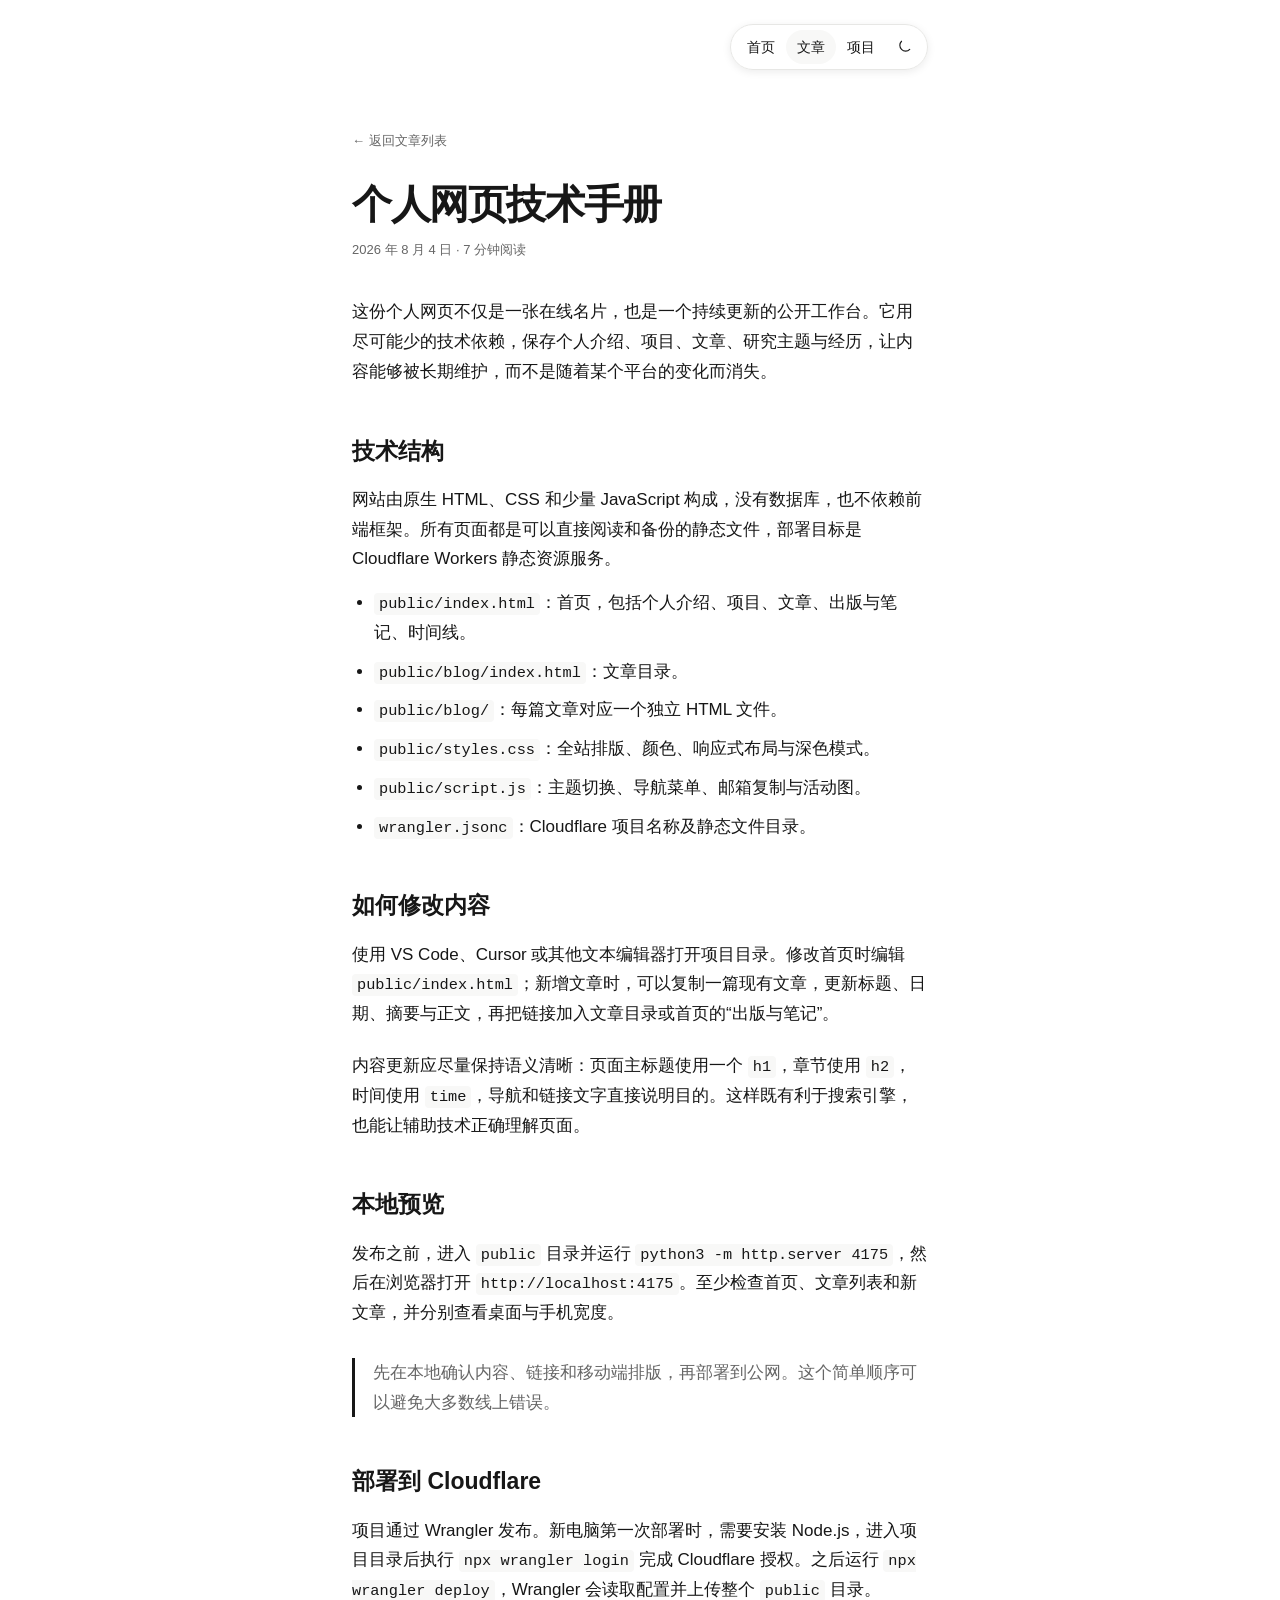
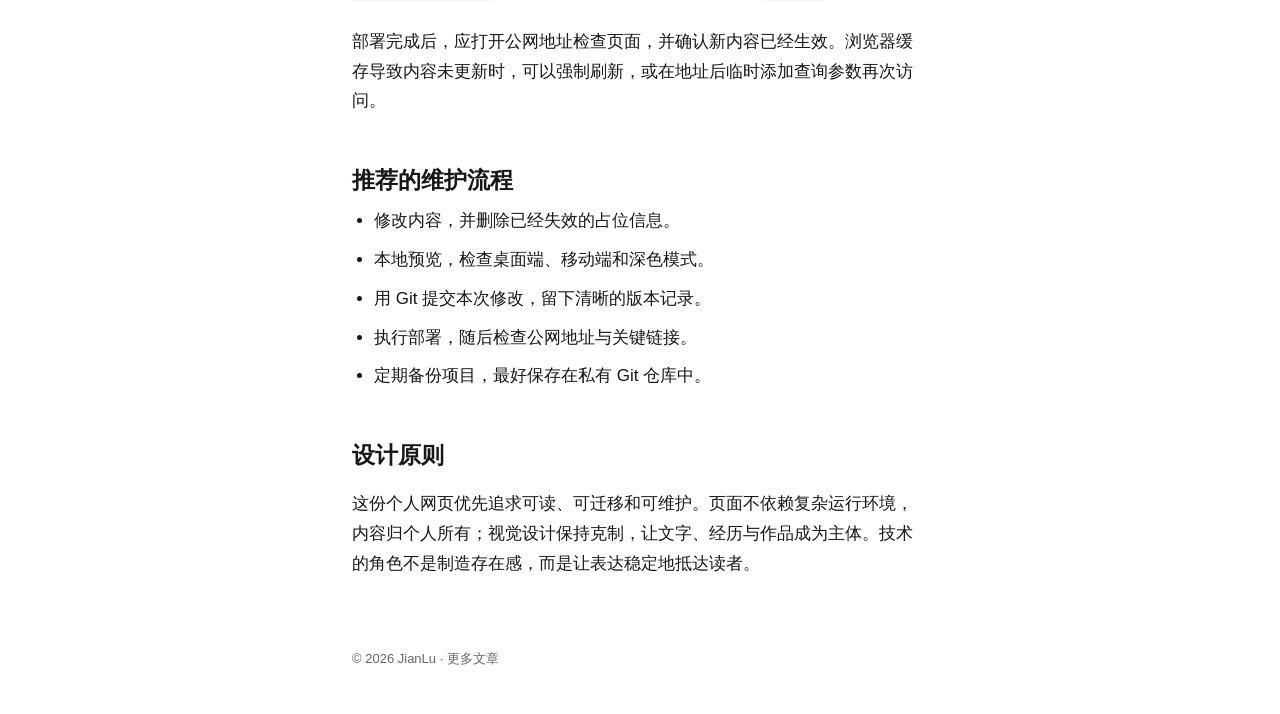
<file: public/blog/jianlu-site-manual.html>
<!doctype html>
<html lang="zh-CN">
  <head>
    <meta charset="UTF-8" />
    <meta name="viewport" content="width=device-width, initial-scale=1" />
    <meta name="description" content="个人网页的内容结构、编辑方式、预览流程与部署说明。" />
    <title>个人网页技术手册 — JianLu</title>
    <link rel="icon" href="../avatar.svg" type="image/svg+xml" />
    <link rel="stylesheet" href="../styles.css?v=20260805" />
    <script src="../script.js" defer></script>
  </head>
  <body>
    <nav class="floating-nav" aria-label="主导航">
      <a href="../index.html">首页</a><a href="index.html" aria-current="page">文章</a><a href="../index.html#projects">项目</a><button class="theme-toggle" type="button" aria-label="切换到深色模式"></button>
    </nav>
    <main>
      <header class="article-header">
        <a class="back" href="index.html">← 返回文章列表</a>
        <h1>个人网页技术手册</h1>
        <p class="article-meta">2026 年 8 月 4 日 · 7 分钟阅读</p>
      </header>
      <article class="prose">
        <p>这份个人网页不仅是一张在线名片，也是一个持续更新的公开工作台。它用尽可能少的技术依赖，保存个人介绍、项目、文章、研究主题与经历，让内容能够被长期维护，而不是随着某个平台的变化而消失。</p>

        <h2>技术结构</h2>
        <p>网站由原生 HTML、CSS 和少量 JavaScript 构成，没有数据库，也不依赖前端框架。所有页面都是可以直接阅读和备份的静态文件，部署目标是 Cloudflare Workers 静态资源服务。</p>
        <ul>
          <li><code>public/index.html</code>：首页，包括个人介绍、项目、文章、出版与笔记、时间线。</li>
          <li><code>public/blog/index.html</code>：文章目录。</li>
          <li><code>public/blog/</code>：每篇文章对应一个独立 HTML 文件。</li>
          <li><code>public/styles.css</code>：全站排版、颜色、响应式布局与深色模式。</li>
          <li><code>public/script.js</code>：主题切换、导航菜单、邮箱复制与活动图。</li>
          <li><code>wrangler.jsonc</code>：Cloudflare 项目名称及静态文件目录。</li>
        </ul>

        <h2>如何修改内容</h2>
        <p>使用 VS Code、Cursor 或其他文本编辑器打开项目目录。修改首页时编辑 <code>public/index.html</code>；新增文章时，可以复制一篇现有文章，更新标题、日期、摘要与正文，再把链接加入文章目录或首页的“出版与笔记”。</p>
        <p>内容更新应尽量保持语义清晰：页面主标题使用一个 <code>h1</code>，章节使用 <code>h2</code>，时间使用 <code>time</code>，导航和链接文字直接说明目的。这样既有利于搜索引擎，也能让辅助技术正确理解页面。</p>

        <h2>本地预览</h2>
        <p>发布之前，进入 <code>public</code> 目录并运行 <code>python3 -m http.server 4175</code>，然后在浏览器打开 <code>http://localhost:4175</code>。至少检查首页、文章列表和新文章，并分别查看桌面与手机宽度。</p>
        <blockquote>先在本地确认内容、链接和移动端排版，再部署到公网。这个简单顺序可以避免大多数线上错误。</blockquote>

        <h2>部署到 Cloudflare</h2>
        <p>项目通过 Wrangler 发布。新电脑第一次部署时，需要安装 Node.js，进入项目目录后执行 <code>npx wrangler login</code> 完成 Cloudflare 授权。之后运行 <code>npx wrangler deploy</code>，Wrangler 会读取配置并上传整个 <code>public</code> 目录。</p>
        <p>部署完成后，应打开公网地址检查页面，并确认新内容已经生效。浏览器缓存导致内容未更新时，可以强制刷新，或在地址后临时添加查询参数再次访问。</p>

        <h2>推荐的维护流程</h2>
        <ul>
          <li>修改内容，并删除已经失效的占位信息。</li>
          <li>本地预览，检查桌面端、移动端和深色模式。</li>
          <li>用 Git 提交本次修改，留下清晰的版本记录。</li>
          <li>执行部署，随后检查公网地址与关键链接。</li>
          <li>定期备份项目，最好保存在私有 Git 仓库中。</li>
        </ul>

        <h2>设计原则</h2>
        <p>这份个人网页优先追求可读、可迁移和可维护。页面不依赖复杂运行环境，内容归个人所有；视觉设计保持克制，让文字、经历与作品成为主体。技术的角色不是制造存在感，而是让表达稳定地抵达读者。</p>
      </article>
    </main>
    <footer class="footer" style="margin-top:70px"><p>© <span data-year>2026</span> JianLu · <a href="index.html">更多文章</a></p></footer>
  </body>
</html>
</file>
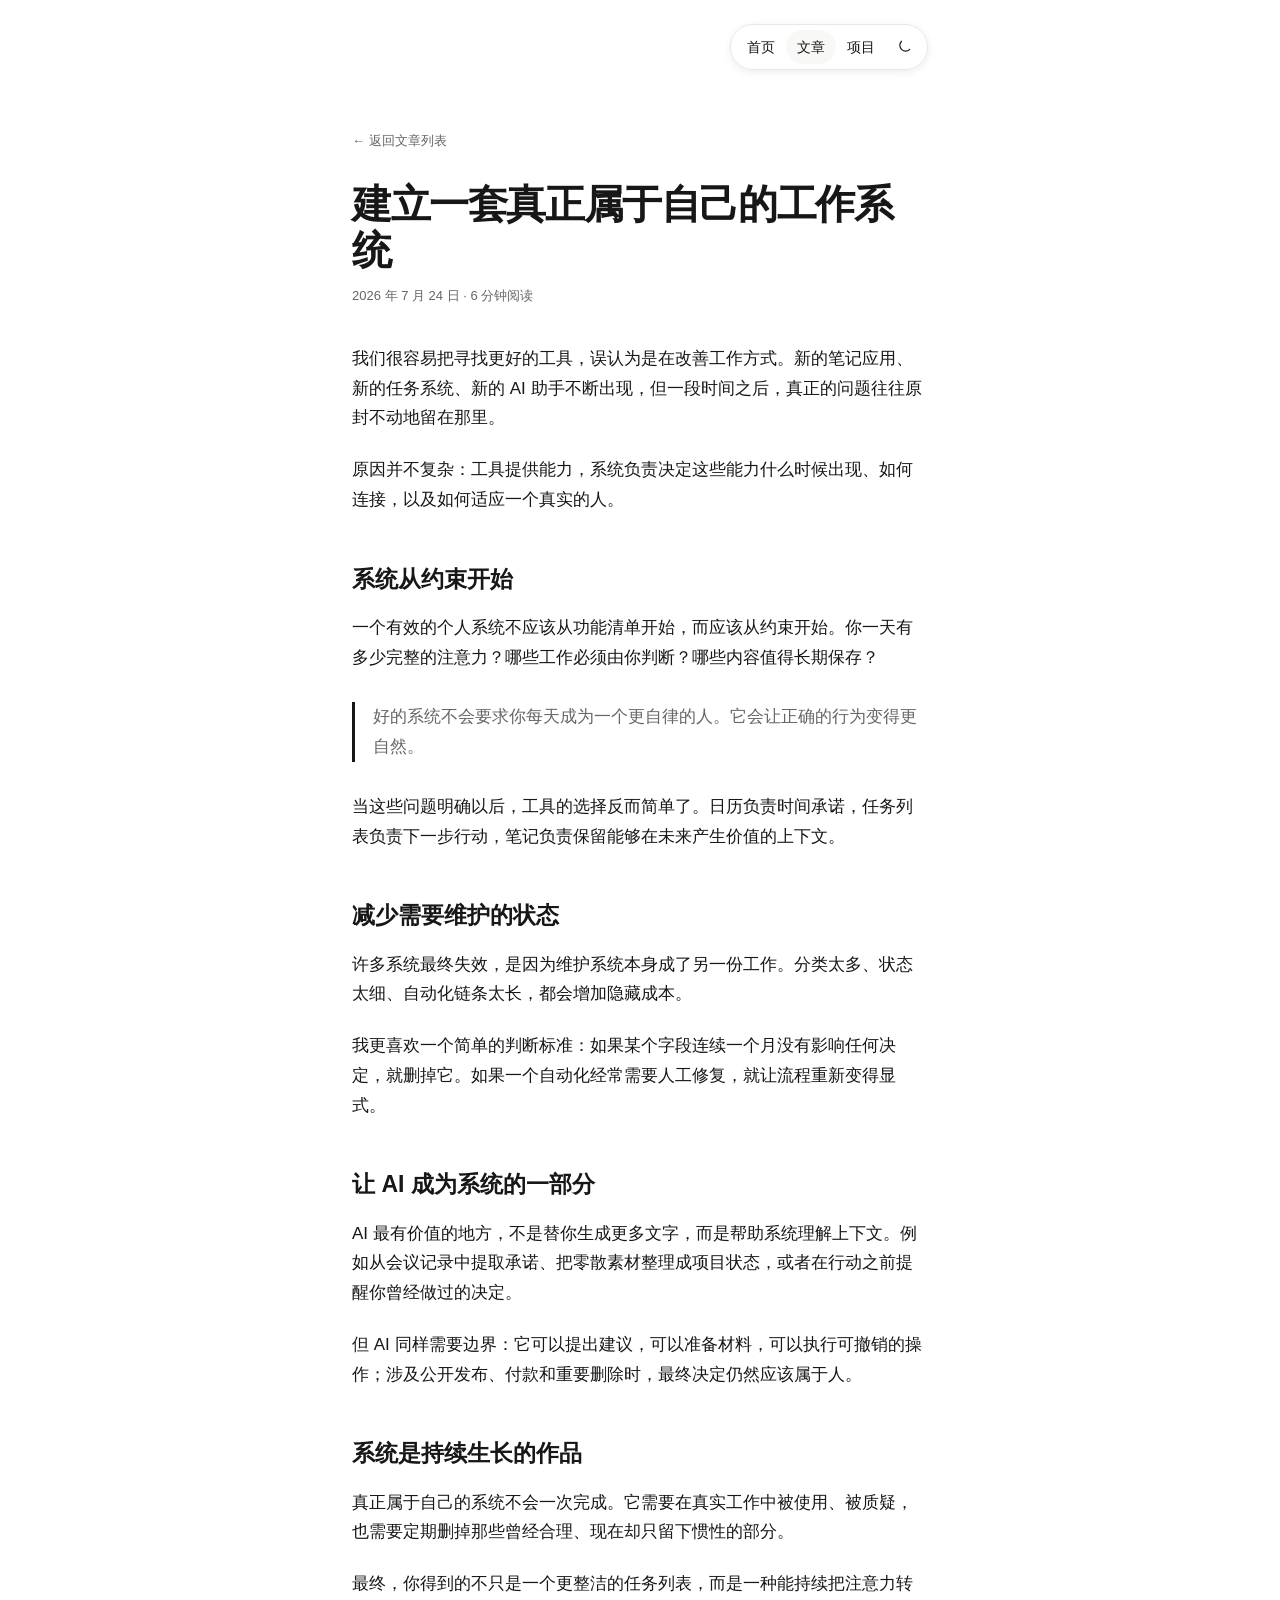
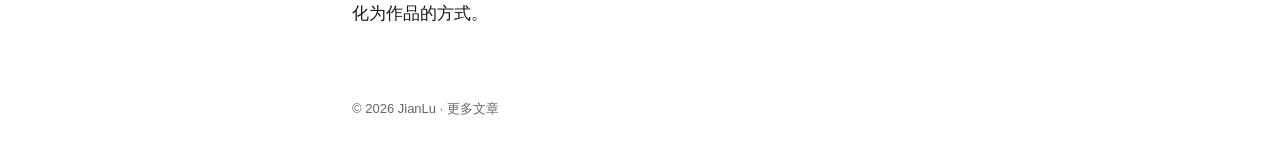
<file: public/blog/personal-systems.html>
<!doctype html>
<html lang="zh-CN">
  <head>
    <meta charset="UTF-8" />
    <meta name="viewport" content="width=device-width, initial-scale=1" />
    <meta name="description" content="建立一套真正属于自己的工作系统。" />
    <title>建立一套真正属于自己的工作系统 — JianLu</title>
    <link rel="icon" href="../avatar.svg" type="image/svg+xml" />
    <link rel="stylesheet" href="../styles.css?v=20260805" />
    <script src="../script.js" defer></script>
  </head>
  <body>
    <nav class="floating-nav" aria-label="主导航">
      <a href="../index.html">首页</a><a href="index.html" aria-current="page">文章</a><a href="../index.html#projects">项目</a><button class="theme-toggle" type="button" aria-label="切换到深色模式"></button>
    </nav>
    <main>
      <header class="article-header">
        <a class="back" href="index.html">← 返回文章列表</a>
        <h1>建立一套真正属于自己的工作系统</h1>
        <p class="article-meta">2026 年 7 月 24 日 · 6 分钟阅读</p>
      </header>
      <article class="prose">
        <p>我们很容易把寻找更好的工具，误认为是在改善工作方式。新的笔记应用、新的任务系统、新的 AI 助手不断出现，但一段时间之后，真正的问题往往原封不动地留在那里。</p>
        <p>原因并不复杂：工具提供能力，系统负责决定这些能力什么时候出现、如何连接，以及如何适应一个真实的人。</p>
        <h2>系统从约束开始</h2>
        <p>一个有效的个人系统不应该从功能清单开始，而应该从约束开始。你一天有多少完整的注意力？哪些工作必须由你判断？哪些内容值得长期保存？</p>
        <blockquote>好的系统不会要求你每天成为一个更自律的人。它会让正确的行为变得更自然。</blockquote>
        <p>当这些问题明确以后，工具的选择反而简单了。日历负责时间承诺，任务列表负责下一步行动，笔记负责保留能够在未来产生价值的上下文。</p>
        <h2>减少需要维护的状态</h2>
        <p>许多系统最终失效，是因为维护系统本身成了另一份工作。分类太多、状态太细、自动化链条太长，都会增加隐藏成本。</p>
        <p>我更喜欢一个简单的判断标准：如果某个字段连续一个月没有影响任何决定，就删掉它。如果一个自动化经常需要人工修复，就让流程重新变得显式。</p>
        <h2>让 AI 成为系统的一部分</h2>
        <p>AI 最有价值的地方，不是替你生成更多文字，而是帮助系统理解上下文。例如从会议记录中提取承诺、把零散素材整理成项目状态，或者在行动之前提醒你曾经做过的决定。</p>
        <p>但 AI 同样需要边界：它可以提出建议，可以准备材料，可以执行可撤销的操作；涉及公开发布、付款和重要删除时，最终决定仍然应该属于人。</p>
        <h2>系统是持续生长的作品</h2>
        <p>真正属于自己的系统不会一次完成。它需要在真实工作中被使用、被质疑，也需要定期删掉那些曾经合理、现在却只留下惯性的部分。</p>
        <p>最终，你得到的不只是一个更整洁的任务列表，而是一种能持续把注意力转化为作品的方式。</p>
      </article>
    </main>
    <footer class="footer" style="margin-top:70px"><p>© <span data-year>2026</span> JianLu · <a href="index.html">更多文章</a></p></footer>
  </body>
</html>
</file>
<file: public/styles.css>
:root {
  color-scheme: light;
  --bg: #ffffff;
  --text: #171717;
  --muted: #666666;
  --soft: #f8f8f7;
  --line: #e7e7e5;
  --line-hover: #cececa;
  --shadow: 0 2px 8px rgba(0, 0, 0, 0.08);
  --max: 576px;
}

[data-theme="dark"] {
  color-scheme: dark;
  --bg: #0b0b0b;
  --text: #f1f1ef;
  --muted: #a2a2a0;
  --soft: #141414;
  --line: #292929;
  --line-hover: #424242;
  --shadow: 0 2px 12px rgba(0, 0, 0, 0.45);
}

* { box-sizing: border-box; }

html {
  scroll-behavior: smooth;
  scroll-padding-top: 92px;
}

body {
  width: min(calc(100% - 32px), var(--max));
  margin: 0 auto;
  background: var(--bg);
  color: var(--text);
  font-family: ui-sans-serif, -apple-system, BlinkMacSystemFont, "Segoe UI", "PingFang SC", "Hiragino Sans GB", "Microsoft YaHei", sans-serif;
  font-size: 16px;
  line-height: 1.5;
  -webkit-font-smoothing: antialiased;
  transition: color 180ms ease, background 180ms ease;
}

a {
  color: inherit;
  text-decoration: none;
}

a.inline-link {
  text-decoration: underline;
  text-decoration-color: var(--line-hover);
  text-underline-offset: 3px;
}

a.inline-link:hover { text-decoration-color: var(--text); }
button, input { font: inherit; }
::selection { background: #d8d8d3; color: #111; }

.floating-nav {
  position: sticky;
  z-index: 20;
  top: 24px;
  display: flex;
  width: max-content;
  margin: 24px 0 58px auto;
  padding: 5px;
  border: 1px solid var(--line);
  border-radius: 999px;
  background: color-mix(in srgb, var(--bg) 88%, transparent);
  box-shadow: var(--shadow);
  align-items: center;
  backdrop-filter: blur(14px);
}

.floating-nav a,
.nav-dropdown > button,
.theme-toggle {
  display: inline-flex;
  height: 34px;
  padding: 0 11px;
  border: 0;
  border-radius: 999px;
  background: transparent;
  color: var(--text);
  align-items: center;
  justify-content: center;
  cursor: pointer;
  font-size: 14px;
  line-height: 1;
}

.floating-nav a:hover,
.floating-nav a[aria-current="page"],
.nav-dropdown > button:hover,
.theme-toggle:hover { background: var(--soft); }

.theme-toggle {
  width: 36px;
  padding: 0;
}

.theme-toggle svg {
  width: 16px;
  height: 16px;
  fill: none;
  stroke: currentColor;
  stroke-linecap: round;
  stroke-linejoin: round;
  stroke-width: 1.7;
}

.nav-dropdown { position: relative; }
.nav-dropdown > button { gap: 4px; }

.dropdown-menu {
  position: absolute;
  top: 42px;
  left: 50%;
  display: none;
  width: 184px;
  padding: 7px;
  border: 1px solid var(--line);
  border-radius: 14px;
  background: var(--bg);
  box-shadow: 0 12px 36px rgba(0, 0, 0, .12);
  transform: translateX(-50%);
}

.dropdown-menu.open { display: block; }
.dropdown-menu a {
  display: flex;
  height: auto;
  padding: 9px 10px;
  border-radius: 9px;
  justify-content: space-between;
}
.dropdown-menu small { color: var(--muted); }

main { min-width: 0; }
.intro { margin-bottom: 58px; }

.identity {
  display: flex;
  margin-bottom: 34px;
  align-items: center;
  gap: 18px;
}

.avatar {
  width: 80px;
  height: 80px;
  flex: 0 0 auto;
  border-radius: 50%;
}

h1, h2, h3, p { margin-top: 0; }

h1 {
  margin: 0;
  font-size: 24px;
  font-weight: 650;
  line-height: 1.3;
  letter-spacing: -0.035em;
}

.intro p {
  margin-bottom: 18px;
  font-size: 16px;
  line-height: 1.48;
  letter-spacing: -0.012em;
}

.intro .email {
  display: inline-block;
  margin-top: 2px;
  padding: 0;
  border: 0;
  border-bottom: 1px solid transparent;
  background: transparent;
  color: var(--muted);
  font-size: 14px;
  cursor: pointer;
}
.intro .email:hover { border-color: var(--muted); }

.section { margin: 0 0 58px; }

.section h2 {
  margin-bottom: 16px;
  font-size: 18px;
  font-weight: 650;
  line-height: 1.55;
  letter-spacing: -0.025em;
}

.section-title-row {
  display: flex;
  margin-bottom: 16px;
  align-items: baseline;
  justify-content: space-between;
}

.section-title-row h2 { margin: 0; }
.section-title-row > a { color: var(--muted); font-size: 13px; }
.section-title-row > a:hover { color: var(--text); }

.work-list {
  display: grid;
  gap: 14px;
}

.work-row {
  display: grid;
  grid-template-columns: 132px minmax(0, 1fr);
  gap: 16px;
}

.work-row h3,
.theme-card h3,
.essay-card h3,
.project-card h3 {
  margin: 0;
  font-size: 16px;
  font-weight: 500;
  line-height: 1.45;
  letter-spacing: -0.02em;
}

.work-row p,
.theme-card p,
.essay-card p,
.project-card p {
  margin: 0;
  color: var(--muted);
  font-size: 14px;
  line-height: 1.45;
}

.card-list { display: grid; gap: 14px; }

.project-card,
.essay-card {
  display: block;
  padding: 16px;
  border: 1px solid var(--line);
  border-radius: 8px;
  transition: border-color 160ms ease, background 160ms ease, transform 160ms ease;
}

.project-card:hover,
.essay-card:hover {
  border-color: var(--line-hover);
  background: var(--soft);
  transform: translateY(-1px);
}

.project-links {
  display: flex;
  margin-bottom: 5px;
  align-items: center;
  gap: 8px;
}

.project-links h3 { font-weight: 550; }
.project-links span { color: var(--muted); font-size: 13px; }
.project-links .secondary { color: var(--muted); font-size: 13px; }
.project-links .secondary:hover { color: var(--text); }

.essay-card h3 { margin-bottom: 4px; font-weight: 550; }

.themes-grid {
  display: grid;
  grid-template-columns: 1fr 1fr;
  column-gap: 26px;
  row-gap: 20px;
}
.theme-card h3 { margin-bottom: 4px; }

.activity {
  display: grid;
  padding: 17px;
  border: 1px solid var(--line);
  border-radius: 8px;
  gap: 7px;
}

.activity-head {
  display: flex;
  align-items: center;
  justify-content: space-between;
  font-size: 13px;
}

.activity-head span { color: var(--muted); }

.activity-grid {
  display: grid;
  grid-template-columns: repeat(26, 1fr);
  gap: 3px;
}
.activity-grid i {
  display: block;
  aspect-ratio: 1;
  border-radius: 2px;
  background: var(--line);
}
.activity-grid i[data-level="1"] { background: #b9dbb9; }
.activity-grid i[data-level="2"] { background: #74bb79; }
.activity-grid i[data-level="3"] { background: #3a8f4b; }

.books-list { display: grid; gap: 18px; }
.timeline { display: grid; gap: 13px; }

.timeline-row {
  display: grid;
  grid-template-columns: 90px minmax(0, 1fr);
  gap: 15px;
  align-items: baseline;
}

.timeline-row { grid-template-columns: 132px minmax(0, 1fr); }

.timeline-row time {
  color: var(--muted);
  font-size: 13px;
  font-variant-numeric: tabular-nums;
}

.timeline-row div { font-size: 14px; line-height: 1.5; }

.publication-row {
  display: grid;
  padding-bottom: 18px;
  border-bottom: 1px solid var(--line);
  grid-template-columns: 76px minmax(0, 1fr);
  gap: 15px;
  align-items: start;
}
.publication-row:last-child { padding-bottom: 0; border-bottom: 0; }
.publication-row time {
  padding-top: 2px;
  color: var(--muted);
  font-size: 13px;
  font-variant-numeric: tabular-nums;
}
.publication-type {
  display: block;
  margin-bottom: 4px;
  color: var(--muted);
  font-size: 12px;
  letter-spacing: .02em;
}
.publication-title {
  font-size: 15px;
  font-weight: 550;
  line-height: 1.45;
  text-decoration: underline;
  text-decoration-color: var(--line-hover);
  text-underline-offset: 3px;
}
.publication-title:hover { text-decoration-color: var(--text); }
.publication-meta,
.publication-id {
  margin: 6px 0 0;
  color: var(--muted);
  font-size: 13px;
  line-height: 1.55;
}
.publication-id { margin-top: 3px; font-size: 12px; font-variant-numeric: tabular-nums; }

.footer {
  padding: 0 0 34px;
  color: var(--muted);
  font-size: 13px;
}
.footer > p { margin-bottom: 12px; }

.footer-links {
  display: flex;
  flex-wrap: wrap;
  gap: 15px;
}
.footer a:hover { color: var(--text); }

.blog-header { margin-bottom: 42px; }
.blog-header h1 { margin-bottom: 10px; font-size: 27px; }
.blog-header p { color: var(--muted); }

.post-list { display: grid; gap: 11px; margin-bottom: 60px; }
.post-row {
  display: grid;
  padding: 15px 0;
  border-bottom: 1px solid var(--line);
  grid-template-columns: 1fr 78px;
  gap: 20px;
}
.post-row:first-child { border-top: 1px solid var(--line); }
.post-row h2 { margin: 0 0 4px; font-size: 17px; font-weight: 550; }
.post-row p { margin: 0; color: var(--muted); font-size: 14px; }
.post-row time { color: var(--muted); font-size: 12px; text-align: right; }
.post-row:hover h2 { text-decoration: underline; text-underline-offset: 3px; }

.article-header { margin-bottom: 38px; }
.article-header .back { display: inline-block; margin-bottom: 30px; color: var(--muted); font-size: 13px; }
.article-header h1 { margin-bottom: 13px; font-size: clamp(28px, 7vw, 40px); line-height: 1.16; }
.article-meta { color: var(--muted); font-size: 13px; }

.prose { font-size: 17px; line-height: 1.75; }
.prose p { margin-bottom: 22px; }
.prose h2 { margin: 44px 0 14px; font-size: 23px; }
.prose blockquote {
  margin: 30px 0;
  padding-left: 18px;
  border-left: 3px solid var(--text);
  color: var(--muted);
}
.prose code { padding: 2px 5px; border-radius: 4px; background: var(--soft); font-size: .9em; }
.prose ul { margin: -8px 0 24px; padding-left: 22px; }
.prose li { margin-bottom: 9px; }
.prose pre {
  overflow-x: auto;
  margin: 28px 0 30px;
  padding: 18px;
  border: 1px solid var(--line);
  border-radius: 9px;
  background: var(--soft);
  color: var(--text);
  font: 13px/1.65 ui-monospace, SFMono-Regular, Menlo, Monaco, Consolas, monospace;
  white-space: pre;
}
.prose pre code { padding: 0; background: transparent; font-size: inherit; }
.prose table {
  width: 100%;
  margin: 28px 0 30px;
  border-collapse: collapse;
  font-size: 14px;
  line-height: 1.5;
}
.prose th,
.prose td {
  padding: 10px 8px;
  border-bottom: 1px solid var(--line);
  text-align: left;
  vertical-align: top;
}
.prose th { font-weight: 650; }

.prose strong { font-weight: 650; }
.article-figure {
  margin: 36px 0 38px;
}
.article-figure img {
  display: block;
  width: 100%;
  height: auto;
  border: 1px solid var(--line);
  border-radius: 10px;
  background: var(--soft);
  box-shadow: var(--shadow);
}
.article-figure figcaption {
  margin-top: 10px;
  color: var(--muted);
  font-size: 13px;
  line-height: 1.55;
}
.article-figure-hero { margin-top: 0; }

@media (max-width: 620px) {
  body { width: min(calc(100% - 32px), var(--max)); }
  .floating-nav {
    position: relative;
    top: auto;
    margin-top: 14px;
    margin-bottom: 48px;
  }
  .floating-nav a,
  .nav-dropdown > button { padding: 0 9px; font-size: 13px; }
  .identity { margin-bottom: 28px; }
  .avatar { width: 70px; height: 70px; }
  .work-row { grid-template-columns: 112px minmax(0, 1fr); gap: 12px; }
  .themes-grid { grid-template-columns: 1fr; }
  .activity-grid { grid-template-columns: repeat(18, 1fr); }
  .activity-grid i:nth-child(n+73) { display: none; }
  .timeline-row { gap: 12px; }
  .publication-row { grid-template-columns: 58px minmax(0, 1fr); gap: 12px; }
  .timeline-row { grid-template-columns: 118px minmax(0, 1fr); }
}

@media (max-width: 390px) {
  .floating-nav a,
  .nav-dropdown > button { padding: 0 7px; }
  .work-row { grid-template-columns: 1fr; gap: 3px; }
  .post-row { grid-template-columns: 1fr; gap: 6px; }
  .post-row time { text-align: left; }
}

@media (prefers-reduced-motion: reduce) {
  html { scroll-behavior: auto; }
  *, *::before, *::after { transition-duration: .01ms !important; }
}
</file>
